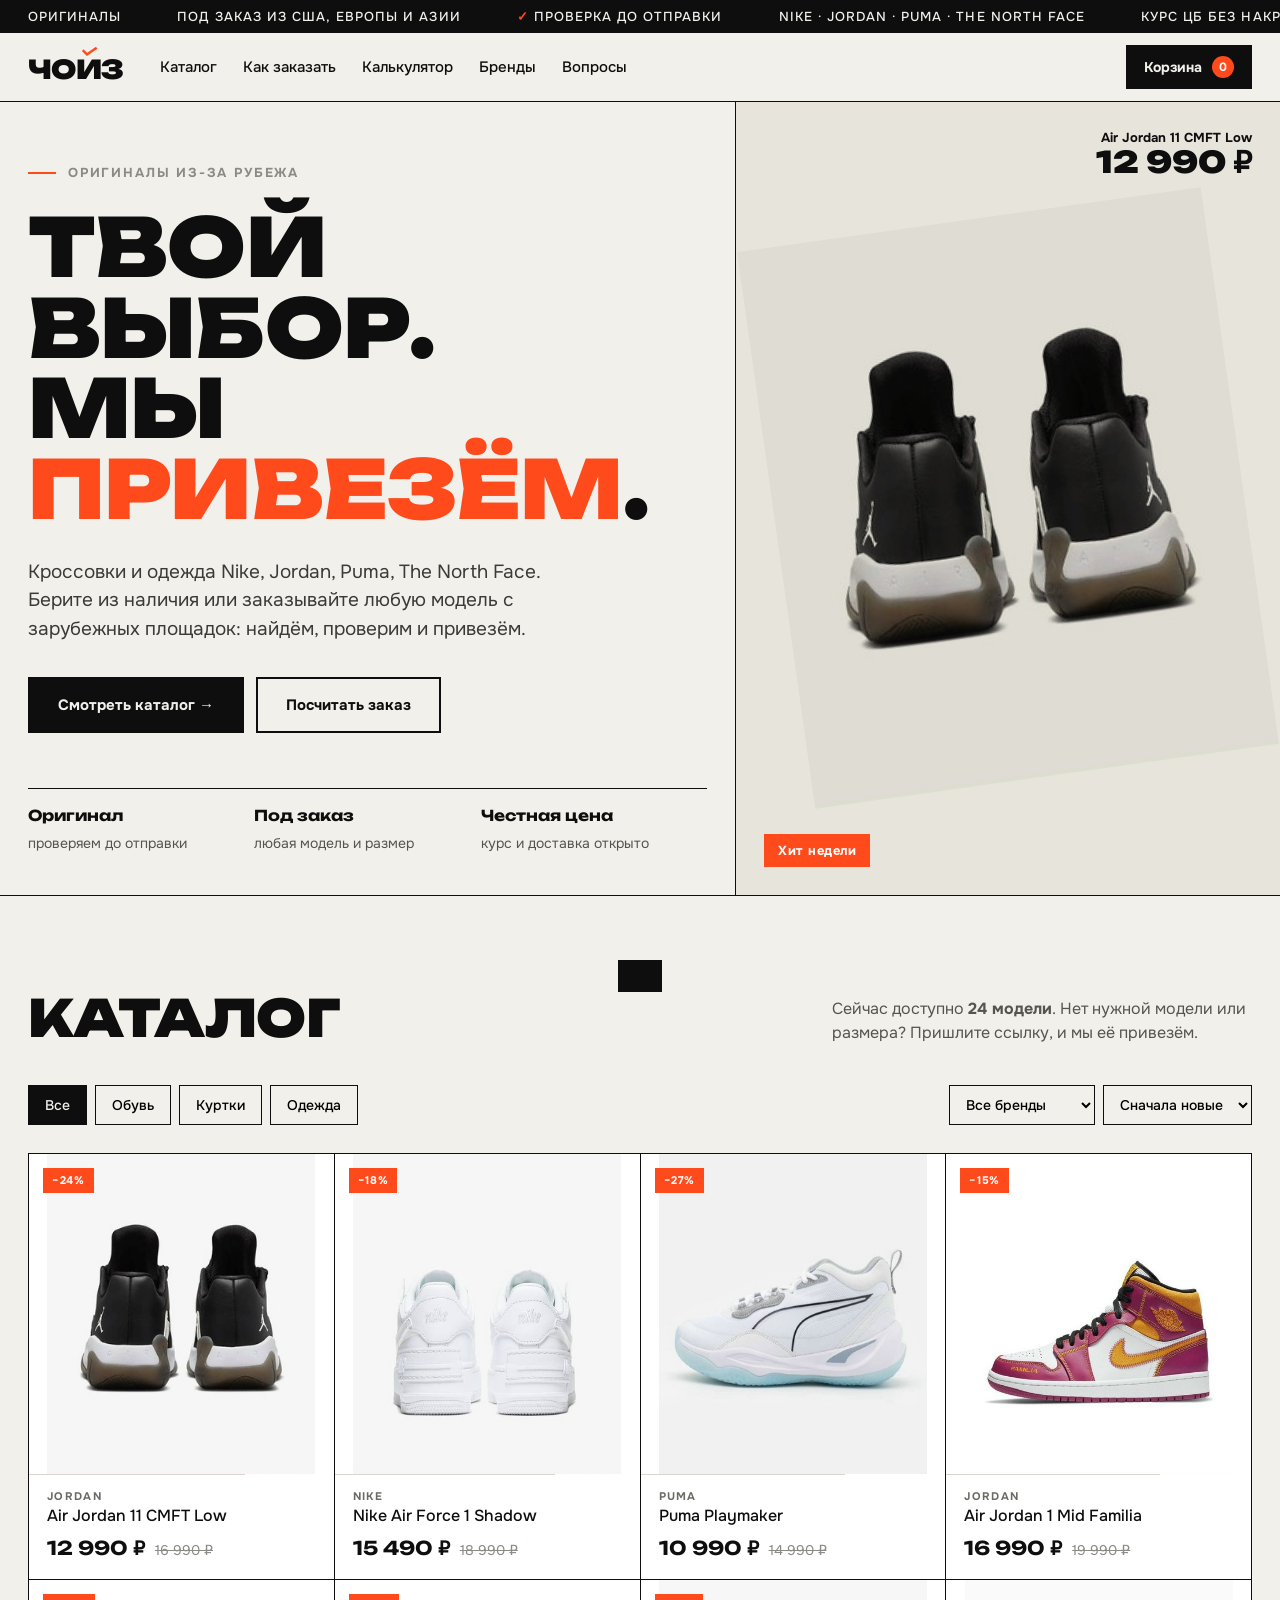
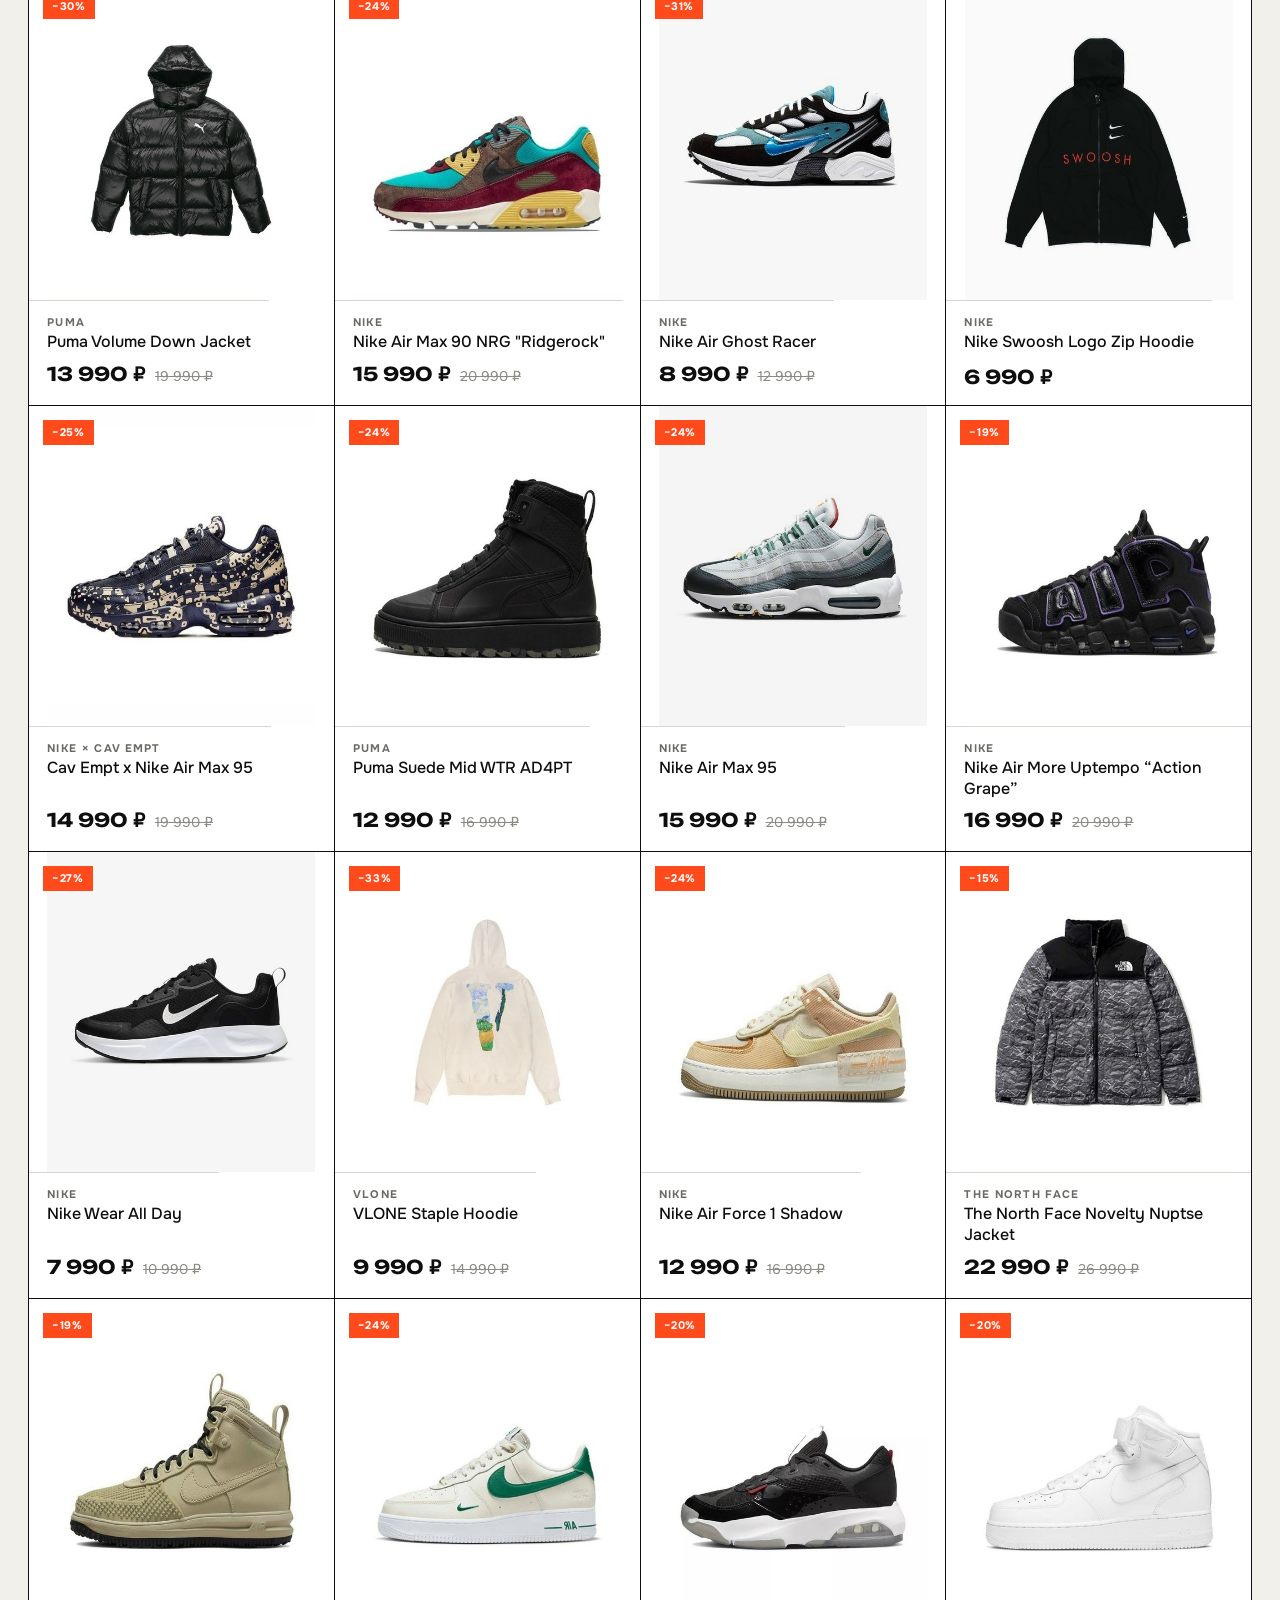
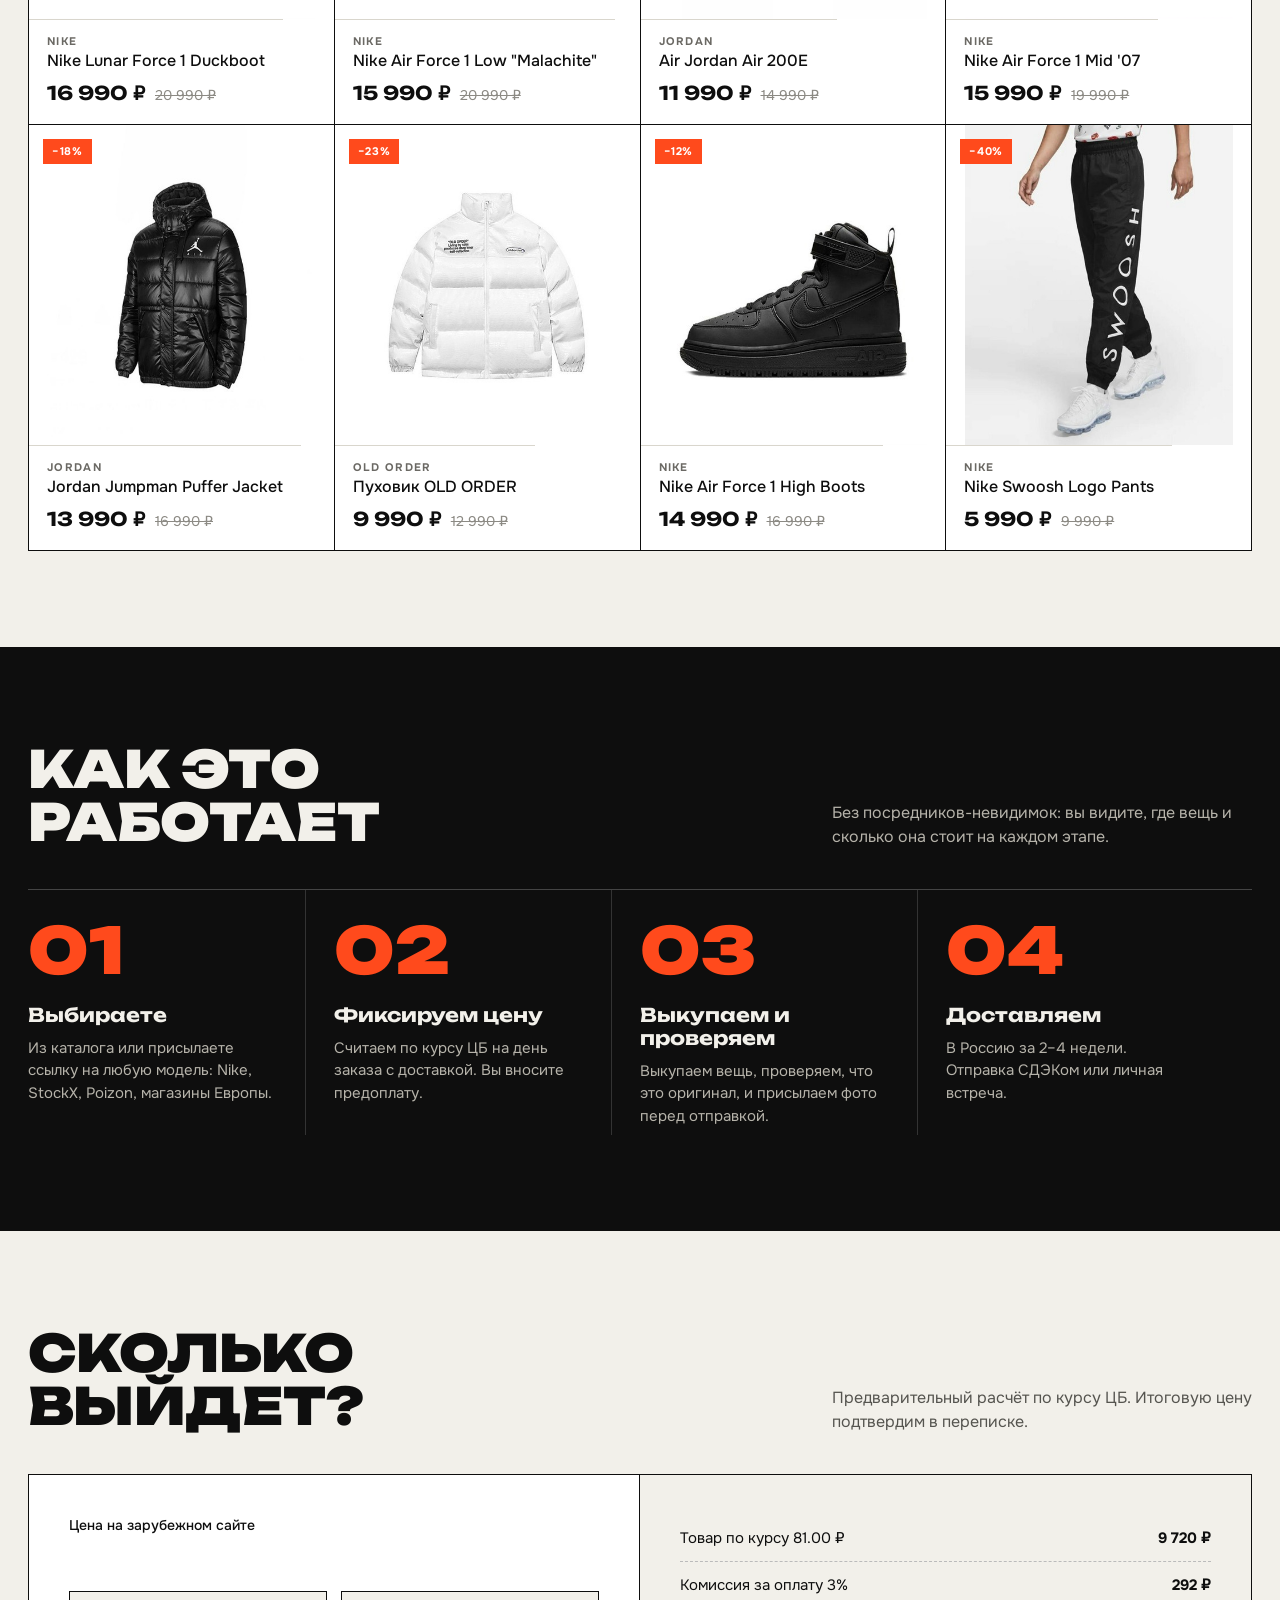
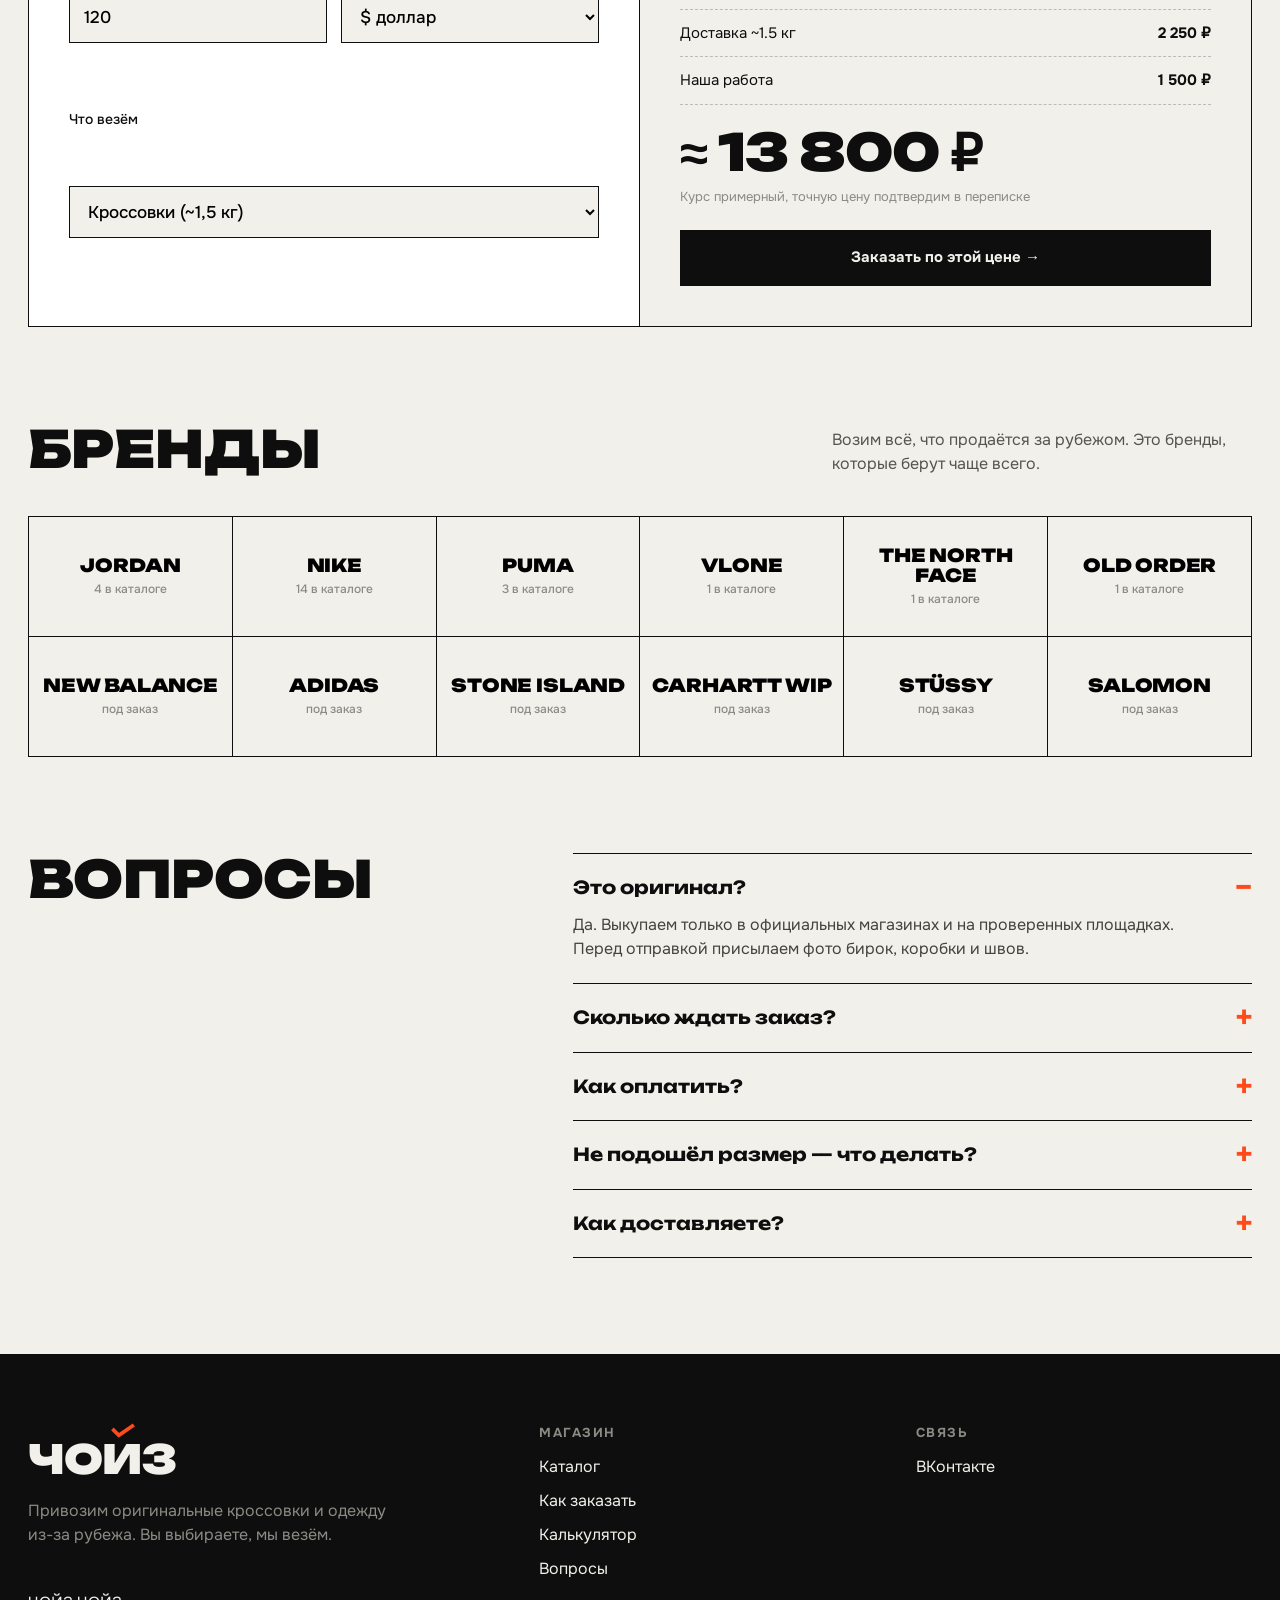
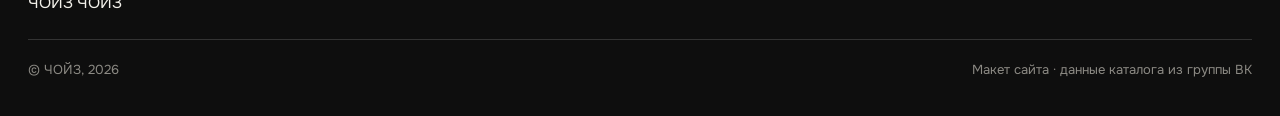
<file: index.html>
<!doctype html>
<html lang="ru">
<head>
<meta charset="utf-8">
<meta name="viewport" content="width=device-width,initial-scale=1">
<title>ЧОЙЗ — оригинальные кроссовки и одежда из-за рубежа</title>
<link rel="icon" href="favicon.svg" type="image/svg+xml">
<meta name="description" content="Nike, Jordan, Puma, The North Face и другие бренды. Под заказ из-за рубежа или из наличия.">
<link rel="stylesheet" href="brand.css">
<script src="logo.js"></script>
<script src="products.js"></script>
<style>
*{box-sizing:border-box;margin:0;padding:0}
html{scroll-behavior:smooth}
body{background:var(--paper);color:var(--ink);font-family:var(--body);font-size:16px;line-height:1.5;-webkit-font-smoothing:antialiased}
a{color:inherit}
img{display:block;max-width:100%}
.wrap{max-width:1320px;margin:0 auto;padding:0 28px}
button{font:inherit;cursor:pointer}
:focus-visible{outline:3px solid var(--sig);outline-offset:2px}

/* бегущая строка */
.ticker{background:var(--ink);color:var(--paper);font:500 13px/1 var(--body);letter-spacing:.08em;text-transform:uppercase;overflow:hidden;white-space:nowrap}
.ticker div{display:inline-block;padding:10px 0;animation:tick 40s linear infinite}
.ticker span{margin:0 28px}.ticker b{color:var(--sig);font-weight:700}
@keyframes tick{to{transform:translateX(-50%)}}

header{position:sticky;top:0;z-index:20;background:var(--paper);border-bottom:1px solid var(--ink)}
.nav{display:flex;align-items:center;gap:36px;height:68px}
.nav nav{display:flex;gap:26px;font-weight:500;font-size:15px}
.nav nav a{text-decoration:none}.nav nav a:hover{color:var(--sig)}
.nav .sp{flex:1}
.cartbtn{display:flex;align-items:center;gap:10px;background:var(--ink);color:var(--paper);border:0;height:44px;padding:0 18px;font-weight:700;font-size:14px}
.cartbtn i{font-style:normal;background:var(--sig);color:#fff;min-width:22px;height:22px;display:grid;place-items:center;font-size:12px;border-radius:11px;padding:0 6px}
.burger{display:none}

/* hero */
.hero{border-bottom:1px solid var(--ink);display:grid;grid-template-columns:1.15fr .85fr;min-height:calc(100vh - 106px);max-height:860px}
.hero-l{padding:64px 28px 40px max(28px,calc((100vw - 1320px)/2 + 28px));display:flex;flex-direction:column;justify-content:space-between;border-right:1px solid var(--ink)}
.kicker{font:700 13px/1 var(--body);letter-spacing:.14em;text-transform:uppercase;color:var(--grey);display:flex;gap:12px;align-items:center}
.kicker:before{content:"";width:28px;height:2px;background:var(--sig)}
h1{font:900 clamp(44px,6.3vw,104px)/1 var(--head);letter-spacing:-.01em;text-transform:uppercase;margin:28px 0}
h1 em{font-style:normal;color:var(--sig)}
.hero p.lead{font-size:19px;max-width:520px;color:#3a3a38}
.hero-cta{display:flex;gap:12px;margin-top:34px;flex-wrap:wrap}
.btn{display:inline-flex;align-items:center;justify-content:center;gap:10px;height:56px;padding:0 28px;font:700 15px/1 var(--body);text-decoration:none;border:2px solid var(--ink);background:var(--ink);color:var(--paper);transition:.15s}
.btn:hover{background:var(--sig);border-color:var(--sig);color:#fff}
.btn.ghost{background:transparent;color:var(--ink)}
.btn.ghost:hover{background:var(--ink);color:var(--paper);border-color:var(--ink)}
.hero-facts{display:grid;grid-template-columns:repeat(3,1fr);border-top:1px solid var(--ink);margin-top:48px}
.hero-facts div{padding:18px 18px 0 0}
.hero-facts b{display:block;font:700 15px/1.2 var(--head);margin-bottom:6px}
.hero-facts span{font-size:14px;color:#55544f}
.hero-r{position:relative;background:#E7E4DB;overflow:hidden;display:grid;place-items:center}
.hero-r img{width:86%;max-width:560px;mix-blend-mode:multiply;transform:rotate(-8deg)}
.tag{position:absolute;background:var(--sig);color:#fff;font:700 13px/1 var(--body);padding:10px 14px;letter-spacing:.04em}
.hero-r .tag{left:28px;bottom:28px}
.hero-r .tag2{position:absolute;right:28px;top:28px;font:700 13px/1.3 var(--body);text-align:right}
.hero-r .tag2 b{display:block;font:900 30px/1 var(--head)}

/* секции */
section{padding:96px 0}
.sec-h{display:flex;align-items:flex-end;justify-content:space-between;gap:24px;margin-bottom:40px}
h2{font:900 clamp(32px,4vw,58px)/1.04 var(--head);letter-spacing:-.01em;text-transform:uppercase}
.sec-h p{max-width:420px;color:#55544f}

/* каталог */
.filters{display:flex;flex-wrap:wrap;gap:8px;margin-bottom:28px;align-items:center}
.chip{height:40px;padding:0 16px;border:1.5px solid var(--ink);background:transparent;font-weight:500;font-size:14px}
.chip[aria-pressed=true]{background:var(--ink);color:var(--paper)}
.filters .sp{flex:1}
.filters select{height:40px;border:1.5px solid var(--ink);background:transparent;padding:0 12px;font:500 14px var(--body)}
.grid{display:grid;grid-template-columns:repeat(4,1fr);border-top:1px solid var(--ink);border-left:1px solid var(--ink)}
.card{border-right:1px solid var(--ink);border-bottom:1px solid var(--ink);background:var(--card);display:flex;flex-direction:column;cursor:pointer;position:relative;text-align:left;border-top:0;border-left:0;padding:0;color:inherit}
.card .ph{aspect-ratio:1/1.05;background:#fff;display:grid;place-items:center;overflow:hidden;position:relative}
.card .ph img{width:88%;transition:transform .35s}
.card:hover .ph img{transform:scale(1.06) rotate(-2deg)}
.card .meta{padding:16px 18px 18px;border-top:1px solid var(--line);display:flex;flex-direction:column;gap:4px;flex:1}
.card .br{font:700 11px/1 var(--body);letter-spacing:.12em;text-transform:uppercase;color:#6b6964}
.card .nm{font-weight:500;font-size:16px;line-height:1.3;flex:1}
.price{display:flex;gap:4px 10px;align-items:baseline;margin-top:8px;flex-wrap:wrap}
.price b,.price s{white-space:nowrap}
.price b{font:700 19px/1 var(--head)}
.price s{color:var(--grey);font-size:14px}
.badge{position:absolute;top:14px;left:14px;z-index:2;font:700 11px/1 var(--body);letter-spacing:.06em;text-transform:uppercase;padding:7px 9px;background:var(--ink);color:var(--paper)}
.badge.sale{background:var(--sig);color:#fff}
.badge.r{left:auto;right:14px;background:#fff;color:var(--ink);border:1px solid var(--ink)}
.empty{padding:60px;text-align:center;color:var(--grey);grid-column:1/-1;border-right:1px solid var(--ink);border-bottom:1px solid var(--ink)}

/* как работает */
.how{background:var(--ink);color:var(--paper)}
.how h2{color:var(--paper)}
.how .sec-h p{color:#b6b3aa}
.steps{display:grid;grid-template-columns:repeat(4,1fr);border-top:1px solid #444}
.step{padding:28px 28px 8px 0;border-right:1px solid #333;margin-right:28px}
.step:last-child{border-right:0}
.step .n{font:900 64px/1 var(--head);color:var(--sig)}
.step h3{font:700 19px/1.2 var(--head);margin:22px 0 10px}
.step p{color:#b6b3aa;font-size:15px}

/* калькулятор */
.calc{display:grid;grid-template-columns:1fr 1fr;border:1px solid var(--ink);background:var(--card)}
.calc .in{padding:40px;border-right:1px solid var(--ink);display:grid;gap:18px}
.calc label{display:grid;gap:8px;font-weight:500;font-size:14px}
.calc input,.calc select{height:52px;border:1.5px solid var(--ink);padding:0 14px;font:500 17px var(--body);background:var(--paper);width:100%}
.calc .row2{display:grid;grid-template-columns:1fr 1fr;gap:14px}
.calc .out{padding:40px;display:flex;flex-direction:column;justify-content:space-between;background:var(--paper)}
.calc .lines div{display:flex;justify-content:space-between;padding:12px 0;border-bottom:1px dashed #bbb;font-size:15px}
.calc .total{font:900 clamp(38px,4vw,56px)/1 var(--head);margin:22px 0 6px;letter-spacing:-.02em}
.calc small{color:var(--grey);font-size:13px}

/* бренды */
.brands{display:grid;grid-template-columns:repeat(6,1fr);border-top:1px solid var(--ink);border-left:1px solid var(--ink)}
.brands button{border:0;border-right:1px solid var(--ink);border-bottom:1px solid var(--ink);background:transparent;height:120px;font:900 18px/1.1 var(--head);text-transform:uppercase;letter-spacing:-.01em;padding:12px}
.brands button:hover{background:var(--sig);color:#fff}
.brands button span{display:block;font:500 12px var(--body);letter-spacing:0;text-transform:none;color:var(--grey);margin-top:6px}
.brands button:hover span{color:#fff}

/* faq */
.faq{display:grid;grid-template-columns:1fr 1.4fr;gap:60px}
details{border-top:1px solid var(--ink);padding:22px 0}
details:last-child{border-bottom:1px solid var(--ink)}
summary{font:700 18px/1.3 var(--head);cursor:pointer;list-style:none;display:flex;justify-content:space-between;gap:20px}
summary::-webkit-details-marker{display:none}
summary:after{content:"+";color:var(--sig);font-size:26px;line-height:.8}
details[open] summary:after{content:"–"}
details p{margin-top:14px;color:#44433f;max-width:640px}

footer{background:var(--ink);color:var(--paper);padding:72px 0 36px}
.foot{display:grid;grid-template-columns:1.4fr 1fr 1fr;gap:40px}
.foot h4{font:700 13px/1 var(--body);letter-spacing:.12em;text-transform:uppercase;color:#8c8a84;margin-bottom:16px}
.foot a{display:block;text-decoration:none;margin-bottom:10px}.foot a:hover{color:var(--sig)}
.foot .big{font:900 clamp(60px,11vw,180px)/.8 var(--head);letter-spacing:-.05em;margin-top:72px;color:#1f1f1f;user-select:none;white-space:nowrap;overflow:hidden}
.copy{display:flex;justify-content:space-between;border-top:1px solid #333;margin-top:24px;padding-top:20px;font-size:13px;color:#8c8a84}

/* модалка товара */
.ov{position:fixed;inset:0;background:rgba(14,14,14,.6);z-index:50;display:none;align-items:center;justify-content:center;padding:20px}
.ov.on{display:flex}
.modal{background:var(--paper);width:min(1000px,100%);max-height:calc(100vh - 40px);overflow:auto;display:grid;grid-template-columns:1fr 1fr;border:1px solid var(--ink);position:relative}
.modal .ph{background:#fff;display:grid;place-items:center;border-right:1px solid var(--ink);min-height:420px}
.modal .ph img{width:86%}
.modal .bd{padding:36px;display:flex;flex-direction:column;gap:16px}
.modal h3{font:900 30px/1.05 var(--head);letter-spacing:-.02em;text-transform:uppercase}
.x{position:absolute;top:12px;right:12px;width:44px;height:44px;border:1.5px solid var(--ink);background:var(--paper);font-size:22px;z-index:2}
.sizes{display:grid;grid-template-columns:repeat(6,1fr);gap:6px}
.sizes button{height:44px;border:1.5px solid var(--line);background:#fff;font-weight:500}
.sizes button[aria-pressed=true]{border-color:var(--ink);background:var(--ink);color:var(--paper)}
.note{font-size:14px;color:#55544f;border-left:0;background:#E7E4DB;padding:14px}

/* корзина */
.drawer{position:fixed;top:0;right:0;bottom:0;width:min(440px,100%);background:var(--paper);border-left:1px solid var(--ink);z-index:60;transform:translateX(100%);transition:transform .25s;display:flex;flex-direction:column}
.drawer.on{transform:none}
.drawer .hd{display:flex;justify-content:space-between;align-items:center;padding:20px 24px;border-bottom:1px solid var(--ink)}
.drawer .hd b{font:900 22px var(--head);text-transform:uppercase}
.drawer .ls{flex:1;overflow:auto;padding:8px 24px}
.ci{display:grid;grid-template-columns:72px 1fr auto;gap:14px;padding:14px 0;border-bottom:1px solid var(--line);align-items:center}
.ci img{background:#fff;width:72px;height:72px;object-fit:contain}
.ci small{color:var(--grey)}
.ci button{border:0;background:none;color:var(--grey);font-size:20px;width:44px;height:44px}
.drawer form{padding:20px 24px;border-top:1px solid var(--ink);display:grid;gap:10px}
.drawer input{height:48px;border:1.5px solid var(--ink);padding:0 14px;font:500 16px var(--body);background:#fff}
.drawer .sum{display:flex;justify-content:space-between;font:700 18px var(--head)}
.toast{position:fixed;left:50%;bottom:28px;transform:translate(-50%,120px);background:var(--ink);color:var(--paper);padding:16px 22px;z-index:80;transition:.25s;font-weight:500;max-width:90vw}
.toast.on{transform:translate(-50%,0)}

@media (max-width:1080px){
  .grid{grid-template-columns:repeat(3,1fr)}
  .brands{grid-template-columns:repeat(3,1fr)}
  .steps{grid-template-columns:1fr 1fr}.step{border-right:0;border-bottom:1px solid #333;padding-bottom:24px}
}
@media (max-width:820px){
  .wrap{padding:0 18px}
  .nav nav{display:none}.nav{gap:14px}
  .hero{grid-template-columns:1fr;min-height:0;max-height:none}
  .hero-l{padding:40px 18px 28px;border-right:0}
  .hero-r{min-height:340px;border-top:1px solid var(--ink)}
  .hero-facts{grid-template-columns:1fr}.hero-facts div{padding:12px 0;border-bottom:1px solid var(--line)}
  section{padding:64px 0}
  .sec-h{flex-direction:column;align-items:flex-start}
  .grid{grid-template-columns:1fr 1fr}
  .card .meta{padding:12px}.card .nm{font-size:14px}.price b{font-size:16px}.card .price{flex-direction:column;align-items:flex-start;gap:3px}
  .calc,.modal,.faq,.foot{grid-template-columns:1fr}
  .calc .in{border-right:0;border-bottom:1px solid var(--ink);padding:24px}.calc .out{padding:24px}
  .modal .ph{border-right:0;border-bottom:1px solid var(--ink);min-height:280px}.modal .bd{padding:22px}
  .steps{grid-template-columns:1fr}.step{margin-right:0}
  .filters .sp{display:none}
  .cartbtn .t{display:none}
}
@media (prefers-reduced-motion:reduce){.ticker div{animation:none}*{transition:none!important}}
</style>
</head>
<body>
<div class="ticker" aria-hidden="true"><div id="tick"></div></div>

<header>
  <div class="wrap nav">
    <a href="#top" id="logo" aria-label="ЧОЙЗ — на главную" style="text-decoration:none"></a>
    <nav>
      <a href="#catalog">Каталог</a>
      <a href="#how">Как заказать</a>
      <a href="#calc">Калькулятор</a>
      <a href="#brands">Бренды</a>
      <a href="#faq">Вопросы</a>
    </nav>
    <div class="sp"></div>
    <button class="cartbtn" id="cartOpen" aria-label="Корзина"><span class="t">Корзина</span><i id="cartN">0</i></button>
  </div>
</header>

<main id="top">
  <div class="hero">
    <div class="hero-l">
      <div>
        <div class="kicker">Оригиналы из-за рубежа</div>
        <h1>Твой выбор.<br>Мы <em>привезём</em>.</h1>
        <p class="lead">Кроссовки и одежда Nike, Jordan, Puma, The North Face. Берите из наличия или заказывайте любую модель с зарубежных площадок: найдём, проверим и привезём.</p>
        <div class="hero-cta">
          <a class="btn" href="#catalog">Смотреть каталог →</a>
          <a class="btn ghost" href="#calc">Посчитать заказ</a>
        </div>
      </div>
      <div class="hero-facts">
        <div><b>Оригинал</b><span>проверяем до отправки</span></div>
        <div><b>Под заказ</b><span>любая модель и размер</span></div>
        <div><b>Честная цена</b><span>курс и доставка открыто</span></div>
      </div>
    </div>
    <div class="hero-r">
      <div class="tag2"><span id="heroName"></span><b id="heroPrice"></b></div>
      <img id="heroImg" alt="">
      <div class="tag">Хит недели</div>
    </div>
  </div>

  <section id="catalog">
    <div class="wrap">
      <div class="sec-h">
        <h2>Каталог</h2>
        <p>Сейчас доступно <b id="cnt"></b>. Нет нужной модели или размера? Пришлите ссылку, и мы её привезём.</p>
      </div>
      <div class="filters" id="filters"></div>
      <div class="grid" id="grid"></div>
    </div>
  </section>

  <section id="how" class="how">
    <div class="wrap">
      <div class="sec-h">
        <h2>Как это<br>работает</h2>
        <p>Без посредников-невидимок: вы видите, где вещь и сколько она стоит на каждом этапе.</p>
      </div>
      <div class="steps">
        <div class="step"><div class="n">01</div><h3>Выбираете</h3><p>Из каталога или присылаете ссылку на любую модель: Nike, StockX, Poizon, магазины Европы.</p></div>
        <div class="step"><div class="n">02</div><h3>Фиксируем цену</h3><p>Считаем по курсу ЦБ на день заказа с доставкой. Вы вносите предоплату.</p></div>
        <div class="step"><div class="n">03</div><h3>Выкупаем и проверяем</h3><p>Выкупаем вещь, проверяем, что это оригинал, и присылаем фото перед отправкой.</p></div>
        <div class="step"><div class="n">04</div><h3>Доставляем</h3><p>В Россию за 2–4 недели. Отправка СДЭКом или личная встреча.</p></div>
      </div>
    </div>
  </section>

  <section id="calc">
    <div class="wrap">
      <div class="sec-h">
        <h2>Сколько<br>выйдет?</h2>
        <p>Предварительный расчёт по курсу ЦБ. Итоговую цену подтвердим в переписке.</p>
      </div>
      <div class="calc">
        <div class="in">
          <label>Цена на зарубежном сайте
            <div class="row2"><input id="cPrice" type="number" min="0" value="120" inputmode="decimal">
              <select id="cCur"><option value="USD">$ доллар</option><option value="EUR">€ евро</option><option value="CNY">¥ юань</option><option value="GBP">£ фунт</option></select></div>
          </label>
          <label>Что везём
            <select id="cKg"><option value="1.5">Кроссовки (~1,5 кг)</option><option value="0.8">Худи / штаны (~0,8 кг)</option><option value="2">Куртка / пуховик (~2 кг)</option><option value="0.3">Аксессуар (~0,3 кг)</option></select>
          </label>
        </div>
        <div class="out">
          <div class="lines" id="cLines"></div>
          <div><div class="total" id="cTotal">—</div><small id="cNote"></small></div>
          <a class="btn" style="margin-top:22px" id="cAsk" href="#">Заказать по этой цене →</a>
        </div>
      </div>
    </div>
  </section>

  <section id="brands" style="padding-top:0">
    <div class="wrap">
      <div class="sec-h"><h2>Бренды</h2><p>Возим всё, что продаётся за рубежом. Это бренды, которые берут чаще всего.</p></div>
      <div class="brands" id="brandGrid"></div>
    </div>
  </section>

  <section id="faq" style="padding-top:0">
    <div class="wrap faq">
      <h2>Вопросы</h2>
      <div>
        <details open><summary>Это оригинал?</summary><p>Да. Выкупаем только в официальных магазинах и на проверенных площадках. Перед отправкой присылаем фото бирок, коробки и швов.</p></details>
        <details><summary>Сколько ждать заказ?</summary><p>Вещь из наличия отдаём сразу. Под заказ обычно 2–4 недели, срок зависит от страны и площадки.</p></details>
        <details><summary>Как оплатить?</summary><p>Для заказа нужна предоплата, остальное вы платите при получении. Вещи из наличия оплачиваются при получении.</p></details>
        <details><summary>Не подошёл размер — что делать?</summary><p>Перед заказом поможем с размером по стельке и размерной сетке бренда. Вещи из наличия можно примерить при встрече.</p></details>
        <details><summary>Как доставляете?</summary><p>По всей России через СДЭК, Почту или Boxberry. В городе можно встретиться лично.</p></details>
      </div>
    </div>
  </section>
</main>

<footer>
  <div class="wrap">
    <div class="foot">
      <div><div id="logoF"></div><p style="color:#8c8a84;margin-top:18px;max-width:360px">Привозим оригинальные кроссовки и одежду из-за рубежа. Вы выбираете, мы везём.</p></div>
      <div><h4>Магазин</h4><a href="#catalog">Каталог</a><a href="#how">Как заказать</a><a href="#calc">Калькулятор</a><a href="#faq">Вопросы</a></div>
      <div><h4>Связь</h4><div id="contacts"></div></div>
    </div>
    <div class="big" aria-hidden="true">ЧОЙЗ ЧОЙЗ</div>
    <div class="copy"><span>© ЧОЙЗ, 2026</span><span>Макет сайта · данные каталога из группы ВК</span></div>
  </div>
</footer>

<div class="ov" id="ov" role="dialog" aria-modal="true" aria-label="Товар"><div class="modal" id="modal"></div></div>
<aside class="drawer" id="drawer" aria-label="Корзина">
  <div class="hd"><b>Корзина</b><button class="x" style="position:static" id="cartClose" aria-label="Закрыть">×</button></div>
  <div class="ls" id="cartList"></div>
  <form id="orderForm">
    <div class="sum"><span>Итого</span><span id="cartSum">0 ₽</span></div>
    <input required name="name" placeholder="Имя" autocomplete="name">
    <input required name="contact" placeholder="Телефон или ник в ВК / Telegram">
    <button class="btn" type="submit">Оформить заказ</button>
    <small style="color:var(--grey)">Свяжемся с вами, подтвердим размер и наличие.</small>
  </form>
</aside>
<div class="toast" id="toast"></div>

<script>
const P = (window.CHOIZ_PRODUCTS || []);
const C = Object.assign({vk:'https://vk.com/choooice'}, window.CHOIZ_CONTACT || {});
const $ = s => document.querySelector(s);
const rub = n => Math.round(n).toLocaleString('ru-RU') + ' ₽';
const esc = s => String(s ?? '').replace(/[&<>"]/g, c => ({'&':'&amp;','<':'&lt;','>':'&gt;','"':'&quot;'}[c]));
$('#logo').innerHTML = choizLogo({size:26});
$('#logoF').innerHTML = choizLogo({size:40, ink:'#F2F0EA'});

const t = ['Оригиналы', 'Под заказ из США, Европы и Азии', '<b>✓</b> Проверка до отправки', 'Nike · Jordan · Puma · The North Face', 'Курс ЦБ без накруток'];
$('#tick').innerHTML = [...t, ...t, ...t, ...t].map(x => `<span>${x}</span>`).join('');

// hero
const hero = P.find(p => /Jordan 1/i.test(p.name)) || P[0];
if (hero) { $('#heroImg').src = hero.img; $('#heroImg').alt = hero.name; $('#heroName').textContent = hero.name; $('#heroPrice').textContent = rub(hero.price); }

// фильтры
const cats = ['Все', ...new Set(P.map(p => p.cat))];
const brands = [...new Set(P.map(p => p.brand.split(' × ')[0]))];
let fCat = 'Все', fBrand = '', sort = 'new';
function renderFilters() {
  $('#filters').innerHTML = cats.map(c => `<button class="chip" aria-pressed="${c===fCat}" data-c="${esc(c)}">${esc(c)}</button>`).join('') +
   `<div class="sp"></div><select id="fb" aria-label="Бренд"><option value="">Все бренды</option>${brands.map(b=>`<option ${b===fBrand?'selected':''}>${esc(b)}</option>`).join('')}</select>
    <select id="srt" aria-label="Сортировка"><option value="new">Сначала новые</option><option value="asc" ${sort==='asc'?'selected':''}>Дешевле</option><option value="desc" ${sort==='desc'?'selected':''}>Дороже</option><option value="sale" ${sort==='sale'?'selected':''}>Со скидкой</option></select>`;
  $('#filters').querySelectorAll('.chip').forEach(b => b.onclick = () => { fCat = b.dataset.c; renderFilters(); renderGrid(); });
  $('#fb').onchange = e => { fBrand = e.target.value; renderGrid(); };
  $('#srt').onchange = e => { sort = e.target.value; renderGrid(); };
}
const plural = (n, a, b, c) => n % 10 === 1 && n % 100 !== 11 ? a : n % 10 >= 2 && n % 10 <= 4 && (n % 100 < 10 || n % 100 >= 20) ? b : c;
function renderGrid() {
  let L = P.filter(p => (fCat === 'Все' || p.cat === fCat) && (!fBrand || p.brand.startsWith(fBrand)));
  if (sort === 'asc') L.sort((a, b) => a.price - b.price);
  if (sort === 'desc') L.sort((a, b) => b.price - a.price);
  if (sort === 'sale') L = L.filter(p => p.old).sort((a, b) => (b.old - b.price) / b.old - (a.old - a.price) / a.old);
  $('#cnt').textContent = P.length + ' ' + plural(P.length, 'модель', 'модели', 'моделей');
  $('#grid').innerHTML = L.length ? L.map(p => {
    const off = p.old ? Math.round((1 - p.price / p.old) * 100) : 0;
    return `<button class="card" data-id="${p.id}" aria-label="${esc(p.name)}">
      ${off ? `<span class="badge sale">−${off}%</span>` : ''}
      ${p.status ? `<span class="badge r">${esc(p.status)}</span>` : ''}
      <div class="ph"><img src="${esc(p.img)}" alt="${esc(p.name)}"></div>
      <div class="meta"><span class="br">${esc(p.brand)}</span><span class="nm">${esc(p.name)}</span>
      <div class="price"><b>${rub(p.price)}</b>${p.old ? `<s>${rub(p.old)}</s>` : ''}</div></div></button>`;
  }).join('') : `<div class="empty">Ничего не нашлось. Сбросьте фильтры или <a href="${esc(C.vk)}" target="_blank" rel="noopener">напишите нам</a>, и мы привезём.</div>`;
  $('#grid').querySelectorAll('.card').forEach(c => c.onclick = () => openP(+c.dataset.id));
}

// бренды
const bcount = {}; P.forEach(p => { const b = p.brand.split(' × ')[0]; bcount[b] = (bcount[b] || 0) + 1; });
const extra = ['New Balance', 'Adidas', 'Stone Island', 'Carhartt WIP', 'Stüssy', 'Salomon'];
$('#brandGrid').innerHTML = [...Object.keys(bcount), ...extra].slice(0, 12).map(b => `<button data-b="${esc(b)}">${esc(b)}<span>${bcount[b] ? bcount[b] + ' в каталоге' : 'под заказ'}</span></button>`).join('');
$('#brandGrid').querySelectorAll('button').forEach(b => b.onclick = () => {
  if (bcount[b.dataset.b]) { fBrand = b.dataset.b; fCat = 'Все'; renderFilters(); renderGrid(); location.hash = 'catalog'; }
  else { openAsk(b.dataset.b); }
});

// модалка
let size = null;
function openP(id) {
  const p = P.find(x => x.id === id); if (!p) return; size = null;
  const isShoe = p.cat === 'Обувь';
  const sz = isShoe ? ['39', '40', '41', '42', '43', '44', '45', '46'] : ['XS', 'S', 'M', 'L', 'XL', 'XXL'];
  $('#modal').innerHTML = `<button class="x" id="mx" aria-label="Закрыть">×</button>
   <div class="ph"><img src="${esc(p.img)}" alt="${esc(p.name)}"></div>
   <div class="bd"><span class="kicker">${esc(p.brand)} · ${esc(p.cat)}</span><h3>${esc(p.name)}</h3>
   <div class="price"><b style="font-size:28px">${rub(p.price)}</b>${p.old ? `<s>${rub(p.old)}</s>` : ''}</div>
   <div><div style="font-weight:500;margin-bottom:8px">Размер ${isShoe ? '(EU)' : ''}</div><div class="sizes">${sz.map(s => `<button aria-pressed="false">${s}</button>`).join('')}</div></div>
   <div class="note">${p.note ? esc(p.note) : 'Наличие размера уточним после заказа. Если размера нет, привезём под заказ за 2–4 недели.'}</div>
   <button class="btn" id="add">В корзину</button>
   ${p.vk ? `<a class="btn ghost" href="${esc(p.vk)}" target="_blank" rel="noopener">Открыть в ВК</a>` : ''}</div>`;
  $('#modal').querySelectorAll('.sizes button').forEach(b => b.onclick = () => { $('#modal').querySelectorAll('.sizes button').forEach(x => x.setAttribute('aria-pressed', 'false')); b.setAttribute('aria-pressed', 'true'); size = b.textContent; });
  $('#add').onclick = () => { if (!size) { toast('Выберите размер'); return; } cart.push({ id: p.id, size }); saveCart(); closeP(); toast('Добавлено в корзину'); };
  $('#mx').onclick = closeP;
  $('#ov').classList.add('on'); $('#mx').focus();
}
function openAsk(brand) { toast(`Пришлите ссылку на ${brand} в ВК, и мы посчитаем цену`); setTimeout(() => window.open(C.vk, '_blank'), 900); }
function closeP() { $('#ov').classList.remove('on'); }
$('#ov').onclick = e => { if (e.target.id === 'ov') closeP(); };
addEventListener('keydown', e => { if (e.key === 'Escape') { closeP(); $('#drawer').classList.remove('on'); } });

// корзина
let cart = JSON.parse(localStorage.getItem('choiz_cart') || '[]').filter(i => P.find(p => p.id === i.id));
function saveCart() { localStorage.setItem('choiz_cart', JSON.stringify(cart)); renderCart(); }
function renderCart() {
  $('#cartN').textContent = cart.length;
  $('#cartList').innerHTML = cart.length ? cart.map((i, k) => { const p = P.find(x => x.id === i.id);
    return `<div class="ci"><img src="${esc(p.img)}" alt=""><div><div style="font-weight:500">${esc(p.name)}</div><small>Размер ${esc(i.size)} · ${rub(p.price)}</small></div><button data-k="${k}" aria-label="Убрать">×</button></div>`; }).join('')
    : '<p style="padding:30px 0;color:var(--grey)">Корзина пуста.</p>';
  $('#cartList').querySelectorAll('button').forEach(b => b.onclick = () => { cart.splice(+b.dataset.k, 1); saveCart(); });
  $('#cartSum').textContent = rub(cart.reduce((s, i) => s + P.find(p => p.id === i.id).price, 0));
}
$('#cartOpen').onclick = () => $('#drawer').classList.add('on');
$('#cartClose').onclick = () => $('#drawer').classList.remove('on');
$('#orderForm').onsubmit = e => {
  e.preventDefault(); if (!cart.length) { toast('Добавьте что-нибудь в корзину'); return; }
  const f = new FormData(e.target);
  const text = `Заказ с сайта ЧОЙЗ\n${cart.map(i => { const p = P.find(x => x.id === i.id); return `• ${p.name}, р. ${i.size}, ${rub(p.price)}`; }).join('\n')}\nИмя: ${f.get('name')}\nКонтакт: ${f.get('contact')}`;
  navigator.clipboard?.writeText(text).catch(() => {});
  toast('Заказ скопирован. Вставьте его в сообщения группы, мы ответим');
  cart = []; saveCart(); e.target.reset();
  setTimeout(() => { $('#drawer').classList.remove('on'); window.open(C.vk, '_blank'); }, 1400);
};

// калькулятор (курс подтягивается из ЦБ при наличии сети; иначе — запасной)
let R = { USD: 81, EUR: 94, CNY: 11.3, GBP: 107 }, rateDate = '';
const KG = 1500, FEE = 0.03, MARK = 0.12;
function calc() {
  const price = +$('#cPrice').value || 0, cur = $('#cCur').value, kg = +$('#cKg').value;
  const base = price * R[cur], fee = base * FEE, ship = kg * KG, serv = Math.max(1500, base * MARK);
  const sum = base + fee + ship + serv;
  $('#cLines').innerHTML = [['Товар по курсу ' + R[cur].toFixed(2) + ' ₽', base], ['Комиссия за оплату 3%', fee], [`Доставка ~${kg} кг`, ship], ['Наша работа', serv]].map(([a, b]) => `<div><span>${a}</span><b>${rub(b)}</b></div>`).join('');
  $('#cTotal').textContent = '≈ ' + rub(Math.ceil(sum / 100) * 100);
  $('#cNote').textContent = rateDate ? 'Курс ЦБ на ' + rateDate : 'Курс примерный, точную цену подтвердим в переписке';
}
['cPrice', 'cCur', 'cKg'].forEach(i => $('#' + i).addEventListener('input', calc));
$('#cAsk').onclick = e => { e.preventDefault(); navigator.clipboard?.writeText(`Хочу заказать: цена ${$('#cPrice').value} ${$('#cCur').value}, расчёт ${$('#cTotal').textContent}. Ссылка: `).catch(() => {}); toast('Текст скопирован, вставьте его и ссылку в сообщения группы'); setTimeout(() => window.open(C.vk, '_blank'), 1200); };
fetch('https://www.cbr-xml-daily.ru/daily_json.js').then(r => r.json()).then(j => { for (const k in R) R[k] = j.Valute[k].Value / j.Valute[k].Nominal; rateDate = new Date(j.Date).toLocaleDateString('ru-RU'); calc(); }).catch(() => {});

// контакты
$('#contacts').innerHTML = [C.vk && `<a href="${esc(C.vk)}" target="_blank" rel="noopener">ВКонтакте</a>`, C.threads && `<a href="${esc(C.threads)}" target="_blank" rel="noopener">Threads</a>`, C.tg && `<a href="${esc(C.tg)}" target="_blank" rel="noopener">Telegram</a>`, C.phone && `<a href="tel:${esc(C.phone.replace(/[^\d+]/g, ''))}">${esc(C.phone)}</a>`].filter(Boolean).join('');

let tt; function toast(m) { $('#toast').textContent = m; $('#toast').classList.add('on'); clearTimeout(tt); tt = setTimeout(() => $('#toast').classList.remove('on'), 2600); }
renderFilters(); renderGrid(); renderCart(); calc();
</script>
</body>
</html>
</file>
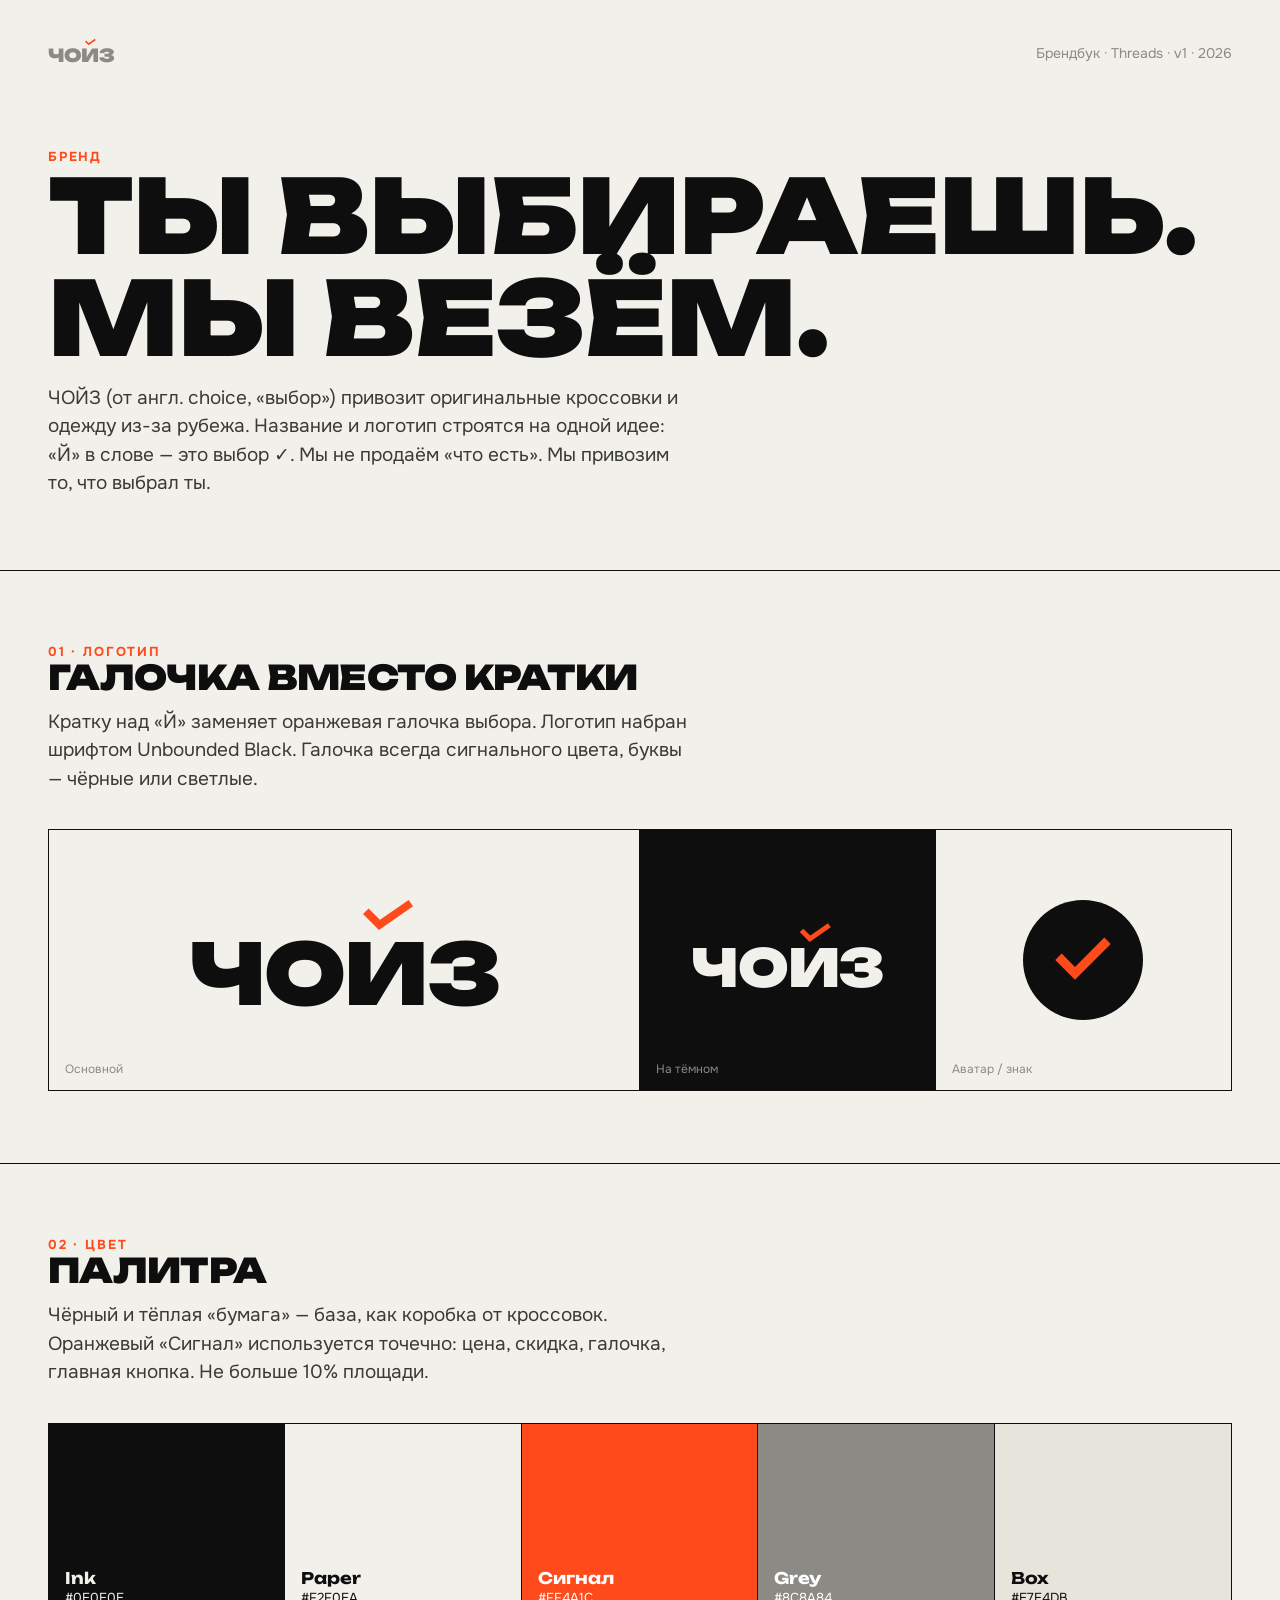
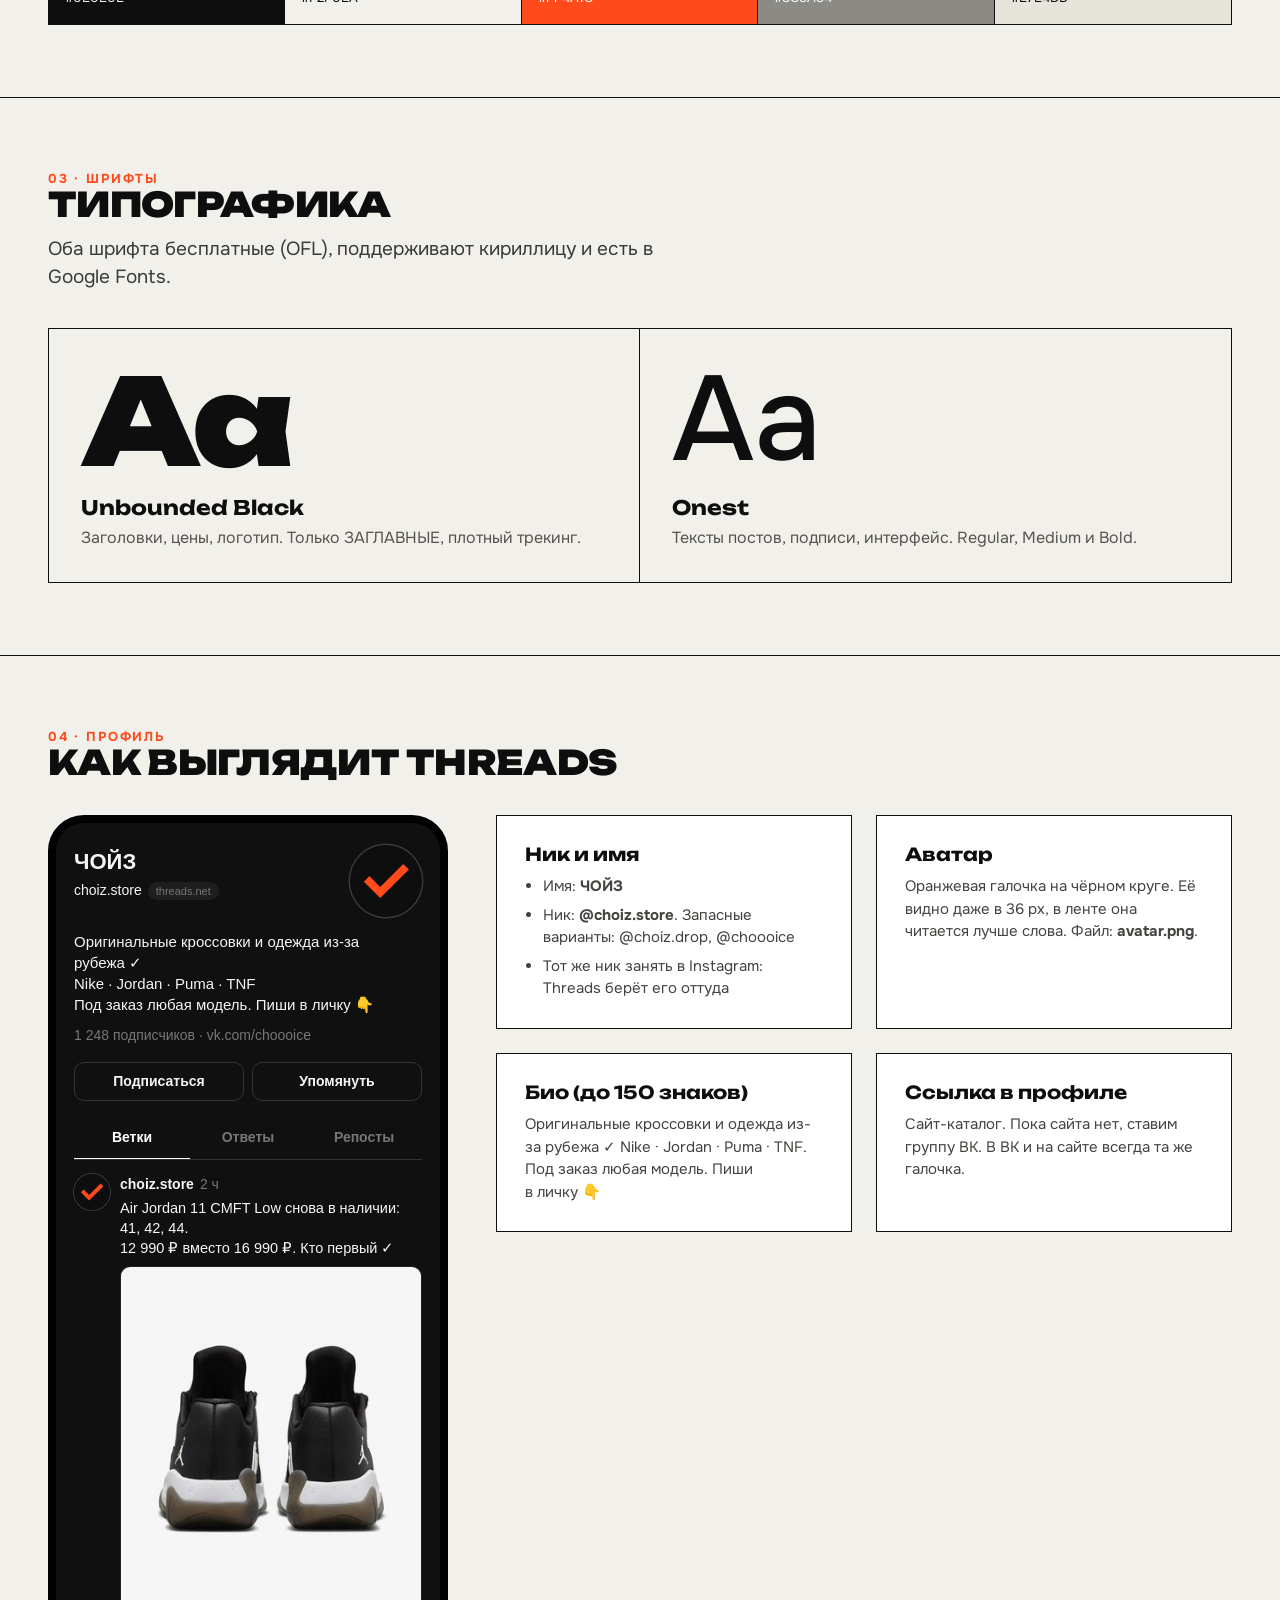
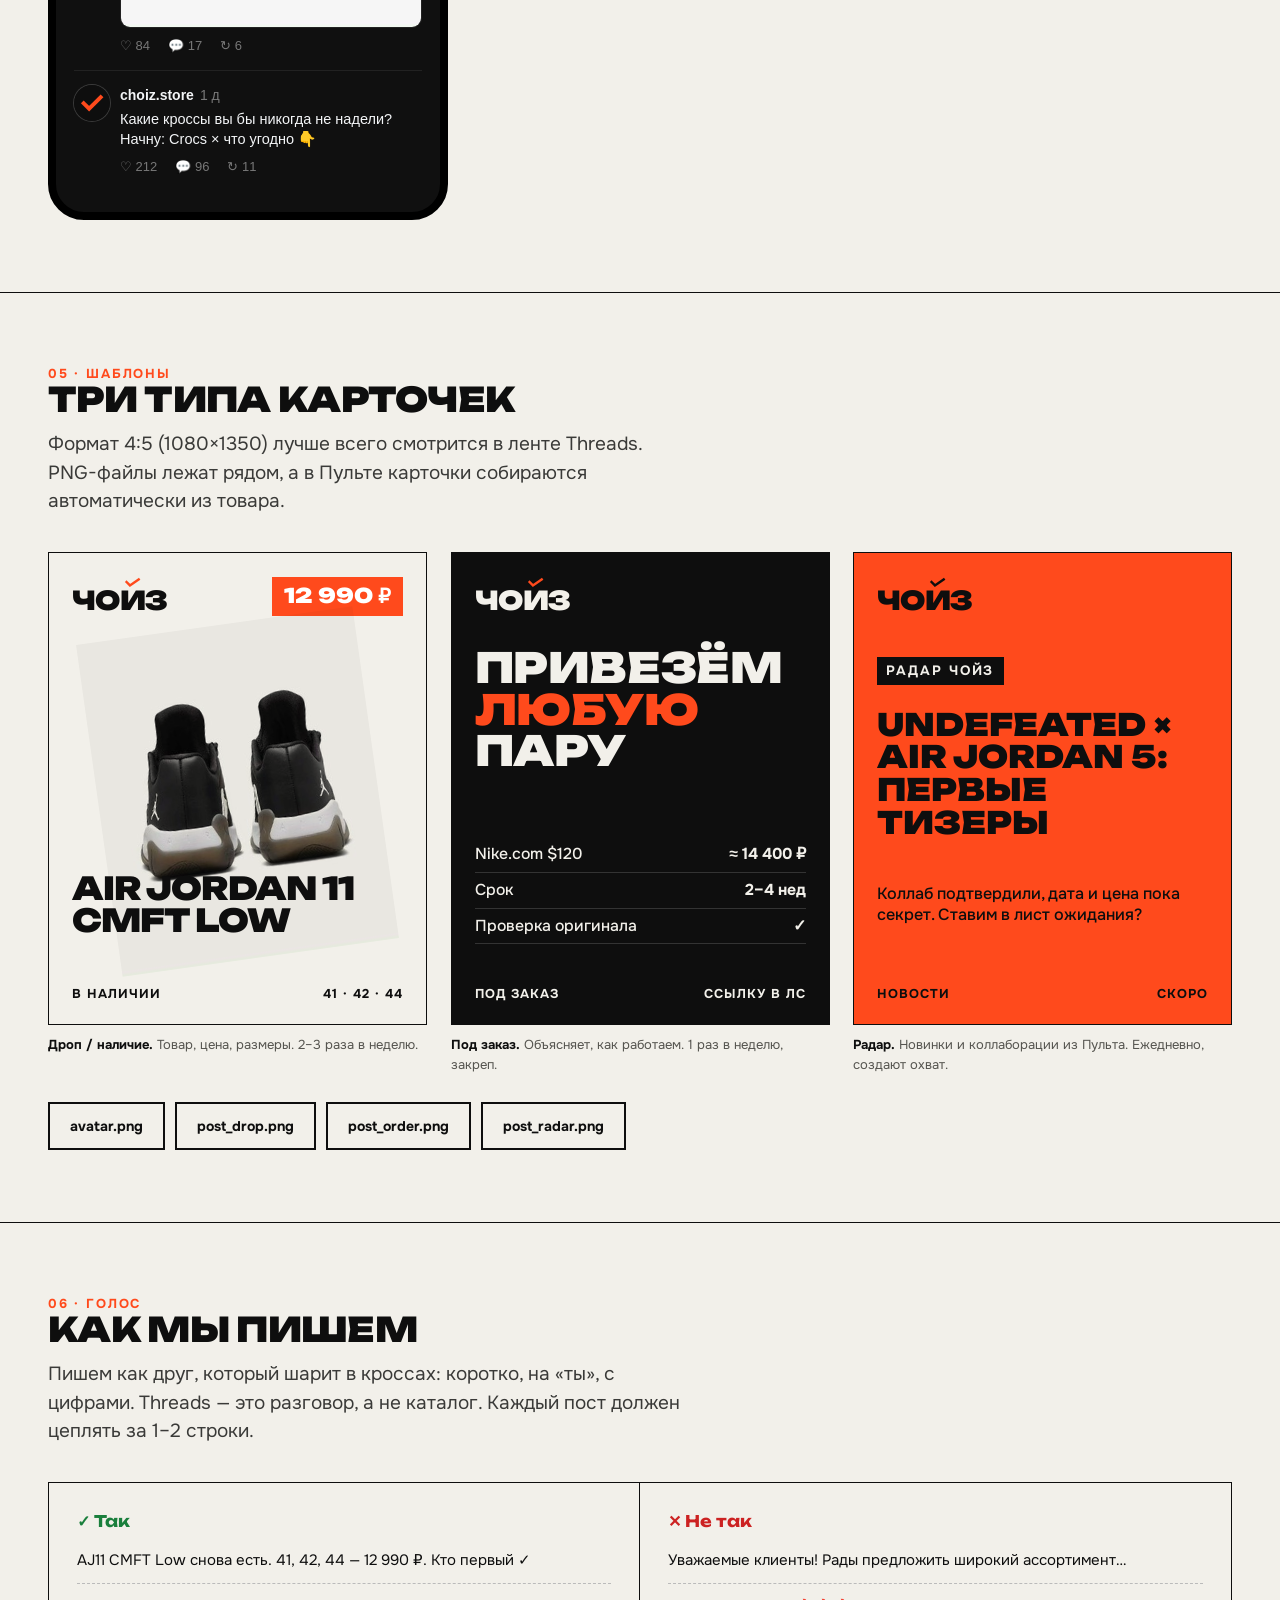
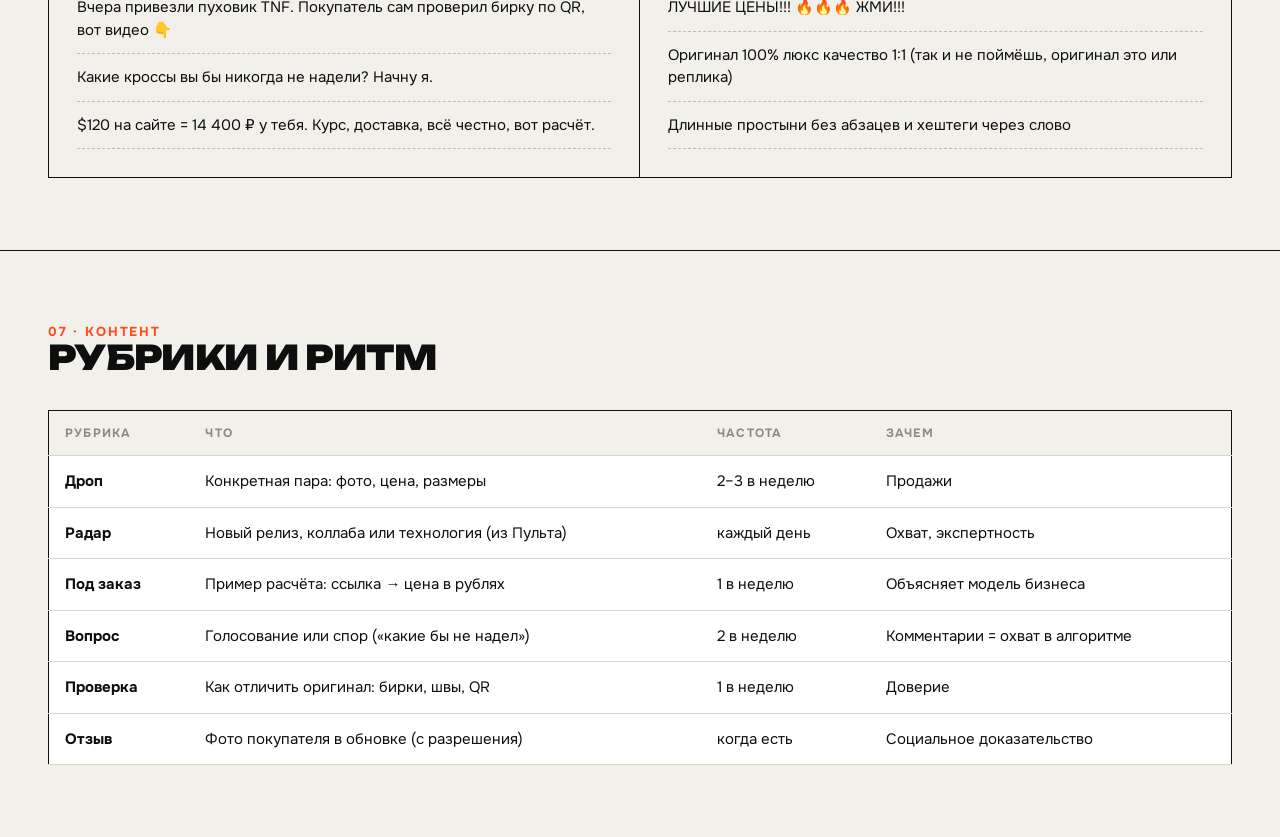
<file: brand/index.html>
<!doctype html>
<html lang="ru">
<head>
<meta charset="utf-8"><meta name="viewport" content="width=device-width,initial-scale=1">
<title>ЧОЙЗ — брендбук для Threads</title>
<link rel="icon" href="favicon.svg" type="image/svg+xml">
<link rel="stylesheet" href="brand.css">
<script src="logo.js"></script>
<style>
*{box-sizing:border-box;margin:0;padding:0}
body{background:var(--paper);color:var(--ink);font-family:var(--body);line-height:1.5;-webkit-font-smoothing:antialiased}
.wrap{max-width:1240px;margin:0 auto;padding:0 28px}
h1{font:900 clamp(48px,8vw,120px)/1 var(--head);letter-spacing:-.01em;text-transform:uppercase}
h2{font:900 34px/1 var(--head);letter-spacing:-.02em;text-transform:uppercase;margin-bottom:8px}
.num{font:700 13px var(--body);letter-spacing:.14em;color:var(--sig);text-transform:uppercase}
section{padding:72px 0;border-bottom:1px solid var(--ink)}
.lead{font-size:19px;max-width:640px;color:#3a3a38;margin-top:14px}
.top{padding:40px 0 72px;border-bottom:1px solid var(--ink)}
.top .bar{display:flex;justify-content:space-between;align-items:center;margin-bottom:80px;font-size:14px;color:var(--grey)}
.g2{display:grid;grid-template-columns:1fr 1fr;gap:24px;margin-top:36px}
.g3{display:grid;grid-template-columns:repeat(3,1fr);gap:24px;margin-top:36px}
.box{border:1px solid var(--ink);padding:28px;background:var(--card)}
.box h3{font:700 18px/1.2 var(--head);margin-bottom:10px}
.box p,.box li{color:#44433f;font-size:15px}
.box ul{padding-left:18px;display:grid;gap:6px}
/* логотипы */
.logos{display:grid;grid-template-columns:2fr 1fr 1fr;gap:0;border:1px solid var(--ink);margin-top:36px}
.logos>div{display:grid;place-items:center;min-height:260px;border-right:1px solid var(--ink);position:relative}
.logos>div:last-child{border-right:0}
.logos small{position:absolute;left:16px;bottom:12px;font-size:12px;color:var(--grey)}
.dark{background:var(--ink);color:var(--paper)}
.sigbg{background:var(--sig);color:var(--ink)}
.mark{width:120px;height:120px;border-radius:50%;background:var(--ink);display:grid;place-items:center}
/* палитра */
.pal{display:grid;grid-template-columns:repeat(5,1fr);border:1px solid var(--ink);margin-top:36px}
.pal div{height:200px;padding:16px;display:flex;flex-direction:column;justify-content:flex-end;border-right:1px solid var(--ink);font-size:13px}
.pal div:last-child{border-right:0}
.pal b{font:700 16px var(--head);display:block}
/* типографика */
.type{display:grid;grid-template-columns:1fr 1fr;border:1px solid var(--ink);margin-top:36px}
.type>div{padding:32px}
.type>div:first-child{border-right:1px solid var(--ink)}
.aa{font:900 120px/1 var(--head);letter-spacing:-.04em}
.aa2{font:500 120px/1 var(--body)}
/* профиль threads */
.th{display:grid;grid-template-columns:400px 1fr;gap:48px;margin-top:36px;align-items:start}
.phone{background:#101010;color:#f3f5f7;border-radius:36px;padding:22px 18px;border:8px solid #000;font-family:-apple-system,'Segoe UI',Roboto,sans-serif;font-size:15px}
.phone .ph-top{display:flex;justify-content:space-between;align-items:flex-start}
.phone .nm{font-size:22px;font-weight:700}
.phone .hn{font-size:14px;color:#f3f5f7;margin-top:2px}
.phone .hn span{background:#1e1e1e;color:#777;font-size:11px;padding:3px 8px;border-radius:20px;margin-left:6px}
.ava{width:72px;height:72px;border-radius:50%;overflow:hidden;flex:none;box-shadow:0 0 0 1.5px #3a3a3a}
.phone .bio{margin:14px 0 10px;white-space:pre-line;line-height:1.4}
.phone .fl{color:#777;font-size:14px}
.phone .btns{display:grid;grid-template-columns:1fr 1fr;gap:8px;margin:16px 0}
.phone .btns div{border:1px solid #333;border-radius:10px;text-align:center;padding:8px;font-weight:600;font-size:14px}
.phone .tabs{display:flex;border-bottom:1px solid #333;font-weight:600;font-size:14px}
.phone .tabs div{flex:1;text-align:center;padding:10px;color:#777}
.phone .tabs div:first-child{color:#fff;border-bottom:1px solid #fff}
.post{display:grid;grid-template-columns:36px 1fr;gap:10px;padding:14px 0;border-bottom:1px solid #222}
.post .a{width:36px;height:36px;border-radius:50%;overflow:hidden;box-shadow:0 0 0 1px #3a3a3a}
.post .u{font-weight:600;font-size:14px}.post .u span{color:#777;font-weight:400;margin-left:6px}
.post .tx{margin:3px 0 8px;line-height:1.38;font-size:14.5px}
.post .im{border-radius:10px;overflow:hidden;border:1px solid #222}
.post .ic{color:#777;font-size:13px;margin-top:8px;display:flex;gap:18px}
/* карточки постов */
.cards{display:grid;grid-template-columns:repeat(3,1fr);gap:24px;margin-top:36px}
.cardwrap small{display:block;margin-top:10px;font-size:13px;color:#55544f}
.cardwrap small b{color:var(--ink)}
.c{aspect-ratio:4/5;position:relative;overflow:hidden;border:1px solid var(--ink);container-type:inline-size}
.c .lg{position:absolute;left:6%;top:5.5%}
.c .ft{position:absolute;left:6%;right:6%;bottom:5%;display:flex;justify-content:space-between;align-items:flex-end;font:700 3.4cqw/1 var(--body);letter-spacing:.08em;text-transform:uppercase}
/* шаблон 1: дроп */
.c1{background:var(--paper)}
.c1 img{position:absolute;width:74%;left:13%;top:15%;transform:rotate(-8deg);mix-blend-mode:multiply}
.c1 .h{position:absolute;left:6%;right:6%;top:68%;font:900 8.4cqw/1 var(--head);text-transform:uppercase;letter-spacing:-.03em}
.c1 .pr{position:absolute;right:6%;top:5%;background:var(--sig);color:#fff;font:900 5.4cqw/1 var(--head);padding:2.6cqw 3.2cqw}
/* шаблон 2: под заказ */
.c2{background:var(--ink);color:var(--paper)}
.c2 .h{position:absolute;left:6%;right:6%;top:20%;font:900 11cqw/1 var(--head);text-transform:uppercase;letter-spacing:-.01em}
.c2 .h em{font-style:normal;color:var(--sig)}
.c2 .l{position:absolute;left:6%;right:6%;top:62%;display:grid;gap:2.2cqw;font:500 4.2cqw/1.2 var(--body)}
.c2 .l div{display:flex;justify-content:space-between;border-bottom:1px solid #333;padding-bottom:2cqw}
/* шаблон 3: радар/новость */
.c3{background:var(--sig);color:var(--ink)}
.c3 .k{position:absolute;left:6%;top:22%;font:700 3.6cqw/1 var(--body);letter-spacing:.14em;text-transform:uppercase;background:var(--ink);color:var(--paper);padding:2cqw 2.6cqw}
.c3 .h{position:absolute;left:6%;right:6%;top:33%;font:900 8.2cqw/1.06 var(--head);text-transform:uppercase;letter-spacing:0}
.c3 .s{position:absolute;left:6%;right:6%;top:70%;font:500 4.3cqw/1.3 var(--body)}
.voice{display:grid;grid-template-columns:1fr 1fr;border:1px solid var(--ink);margin-top:36px}
.voice>div{padding:28px}
.voice>div:first-child{border-right:1px solid var(--ink)}
.voice p{padding:12px 0;border-bottom:1px dashed #bbb;font-size:15px}
.voice h3{font:700 16px var(--head);margin-bottom:6px}
.yes h3{color:#1a7f3c}.no h3{color:#c22}
table{width:100%;border-collapse:collapse;margin-top:36px;background:var(--card);border:1px solid var(--ink)}
td,th{padding:14px 16px;border-bottom:1px solid var(--line);text-align:left;vertical-align:top;font-size:15px}
th{font:700 12px var(--body);letter-spacing:.1em;text-transform:uppercase;color:var(--grey);background:var(--paper)}
td:first-child{font-weight:700;white-space:nowrap}
.dl{display:flex;flex-wrap:wrap;gap:10px;margin-top:28px}
.dl a{display:inline-flex;align-items:center;height:48px;padding:0 20px;border:2px solid var(--ink);text-decoration:none;color:var(--ink);font-weight:700;font-size:14px}
.dl a:hover{background:var(--ink);color:var(--paper)}
@media(max-width:900px){.g2,.g3,.cards,.type,.voice,.th,.logos{grid-template-columns:1fr}.pal{grid-template-columns:1fr 1fr}.logos>div{border-right:0;border-bottom:1px solid var(--ink)}.type>div:first-child,.voice>div:first-child{border-right:0;border-bottom:1px solid var(--ink)}.aa,.aa2{font-size:80px}}
</style>
</head>
<body>
<div class="top"><div class="wrap">
  <div class="bar"><span id="lg0"></span><span>Брендбук · Threads · v1 · 2026</span></div>
  <div class="num">Бренд</div>
  <h1>Ты выбираешь.<br>Мы везём.</h1>
  <p class="lead">ЧОЙЗ (от англ. choice, «выбор») привозит оригинальные кроссовки и одежду из-за рубежа. Название и логотип строятся на одной идее: «Й» в слове — это выбор ✓. Мы не продаём «что есть». Мы привозим то, что выбрал ты.</p>
</div></div>

<section><div class="wrap">
  <div class="num">01 · Логотип</div><h2>Галочка вместо кратки</h2>
  <p class="lead">Кратку над «Й» заменяет оранжевая галочка выбора. Логотип набран шрифтом Unbounded Black. Галочка всегда сигнального цвета, буквы — чёрные или светлые.</p>
  <div class="logos">
    <div><span id="lg1"></span><small>Основной</small></div>
    <div class="dark"><span id="lg2"></span><small style="color:#888">На тёмном</small></div>
    <div><div class="mark"><svg viewBox="0 0 24 24" width="64"><path d="M4 12 l5 5 l11 -11" fill="none" stroke="#FF4A1C" stroke-width="3.4" stroke-linecap="square"/></svg></div><small>Аватар / знак</small></div>
  </div>
</div></section>

<section><div class="wrap">
  <div class="num">02 · Цвет</div><h2>Палитра</h2>
  <p class="lead">Чёрный и тёплая «бумага» — база, как коробка от кроссовок. Оранжевый «Сигнал» используется точечно: цена, скидка, галочка, главная кнопка. Не больше 10% площади.</p>
  <div class="pal">
    <div style="background:#0E0E0E;color:#F2F0EA"><b>Ink</b>#0E0E0E</div>
    <div style="background:#F2F0EA"><b>Paper</b>#F2F0EA</div>
    <div style="background:#FF4A1C;color:#fff"><b>Сигнал</b>#FF4A1C</div>
    <div style="background:#8C8A84;color:#fff"><b>Grey</b>#8C8A84</div>
    <div style="background:#E7E4DB"><b>Box</b>#E7E4DB</div>
  </div>
</div></section>

<section><div class="wrap">
  <div class="num">03 · Шрифты</div><h2>Типографика</h2>
  <p class="lead">Оба шрифта бесплатные (OFL), поддерживают кириллицу и есть в Google Fonts.</p>
  <div class="type">
    <div><div class="aa">Аа</div><h3 style="font:700 20px var(--head);margin:14px 0 6px">Unbounded Black</h3><p style="color:#55544f">Заголовки, цены, логотип. Только ЗАГЛАВНЫЕ, плотный трекинг.</p></div>
    <div><div class="aa2">Аа</div><h3 style="font:700 20px var(--head);margin:14px 0 6px">Onest</h3><p style="color:#55544f">Тексты постов, подписи, интерфейс. Regular, Medium и Bold.</p></div>
  </div>
</div></section>

<section><div class="wrap">
  <div class="num">04 · Профиль</div><h2>Как выглядит Threads</h2>
  <div class="th">
    <div class="phone">
      <div class="ph-top"><div><div class="nm">ЧОЙЗ</div><div class="hn">choiz.store<span>threads.net</span></div></div><div class="ava" id="ava1"></div></div>
      <div class="bio">Оригинальные кроссовки и одежда из-за рубежа&nbsp;✓
Nike · Jordan · Puma · TNF
Под заказ любая модель. Пиши в&nbsp;личку&nbsp;👇</div>
      <div class="fl">1 248 подписчиков · vk.com/choooice</div>
      <div class="btns"><div>Подписаться</div><div>Упомянуть</div></div>
      <div class="tabs"><div>Ветки</div><div>Ответы</div><div>Репосты</div></div>
      <div class="post"><div class="a" id="ava2"></div><div><div class="u">choiz.store<span>2 ч</span></div>
        <div class="tx">Air Jordan 11 CMFT Low снова в наличии: 41, 42, 44.<br>12 990 ₽ вместо 16 990 ₽. Кто первый ✓</div>
        <div class="im"><img src="img/p01.jpg" style="width:100%;display:block;background:#fff" alt=""></div>
        <div class="ic"><span>♡ 84</span><span>💬 17</span><span>↻ 6</span></div></div></div>
      <div class="post" style="border:0"><div class="a" id="ava3"></div><div><div class="u">choiz.store<span>1 д</span></div>
        <div class="tx">Какие кроссы вы бы никогда не надели? Начну: Crocs × что угодно 👇</div>
        <div class="ic"><span>♡ 212</span><span>💬 96</span><span>↻ 11</span></div></div></div>
    </div>
    <div class="g2" style="margin-top:0">
      <div class="box"><h3>Ник и имя</h3><ul><li>Имя: <b>ЧОЙЗ</b></li><li>Ник: <b>@choiz.store</b>. Запасные варианты: @choiz.drop, @choooice</li><li>Тот же ник занять в Instagram: Threads берёт его оттуда</li></ul></div>
      <div class="box"><h3>Аватар</h3><p>Оранжевая галочка на чёрном круге. Её видно даже в 36 px, в ленте она читается лучше слова. Файл: <b>avatar.png</b>.</p></div>
      <div class="box"><h3>Био (до 150 знаков)</h3><p>Оригинальные кроссовки и одежда из-за рубежа ✓ Nike · Jordan · Puma · TNF. Под заказ любая модель. Пиши в&nbsp;личку&nbsp;👇</p></div>
      <div class="box"><h3>Ссылка в профиле</h3><p>Сайт-каталог. Пока сайта нет, ставим группу ВК. В ВК и на сайте всегда та же галочка.</p></div>
    </div>
  </div>
</div></section>

<section><div class="wrap">
  <div class="num">05 · Шаблоны</div><h2>Три типа карточек</h2>
  <p class="lead">Формат 4:5 (1080×1350) лучше всего смотрится в ленте Threads. PNG-файлы лежат рядом, а в Пульте карточки собираются автоматически из товара.</p>
  <div class="cards">
    <div class="cardwrap"><div class="c c1"><span class="lg" id="lg3"></span><div class="pr">12 990 ₽</div><img src="img/p01.jpg" alt=""><div class="h">Air Jordan 11<br>CMFT Low</div><div class="ft"><span>В наличии</span><span>41 · 42 · 44</span></div></div>
      <small><b>Дроп / наличие.</b> Товар, цена, размеры. 2–3 раза в неделю.</small></div>
    <div class="cardwrap"><div class="c c2"><span class="lg" id="lg4"></span><div class="h">Привезём<br><em>любую</em><br>пару</div><div class="l"><div><span>Nike.com $120</span><b>≈ 14 400 ₽</b></div><div><span>Срок</span><b>2–4 нед</b></div><div><span>Проверка оригинала</span><b>✓</b></div></div><div class="ft"><span>Под заказ</span><span>Ссылку в лс</span></div></div>
      <small><b>Под заказ.</b> Объясняет, как работаем. 1 раз в неделю, закреп.</small></div>
    <div class="cardwrap"><div class="c c3"><span class="lg" id="lg5"></span><div class="k">Радар ЧОЙЗ</div><div class="h">Undefeated × Air Jordan 5: первые тизеры</div><div class="s">Коллаб подтвердили, дата и цена пока секрет. Ставим в лист ожидания?</div><div class="ft"><span>Новости</span><span>Скоро</span></div></div>
      <small><b>Радар.</b> Новинки и коллаборации из Пульта. Ежедневно, создают охват.</small></div>
  </div>
  <div class="dl"><a href="avatar.png" download>avatar.png</a><a href="post_drop.png" download>post_drop.png</a><a href="post_order.png" download>post_order.png</a><a href="post_radar.png" download>post_radar.png</a></div>
</div></section>

<section><div class="wrap">
  <div class="num">06 · Голос</div><h2>Как мы пишем</h2>
  <p class="lead">Пишем как друг, который шарит в кроссах: коротко, на «ты», с цифрами. Threads — это разговор, а не каталог. Каждый пост должен цеплять за 1–2 строки.</p>
  <div class="voice">
    <div class="yes"><h3>✓ Так</h3><p>AJ11 CMFT Low снова есть. 41, 42, 44 — 12 990 ₽. Кто первый ✓</p><p>Вчера привезли пуховик TNF. Покупатель сам проверил бирку по QR, вот видео 👇</p><p>Какие кроссы вы бы никогда не надели? Начну я.</p><p>$120 на сайте = 14 400 ₽ у тебя. Курс, доставка, всё честно, вот расчёт.</p></div>
    <div class="no"><h3>✕ Не так</h3><p>Уважаемые клиенты! Рады предложить широкий ассортимент…</p><p>ЛУЧШИЕ ЦЕНЫ!!! 🔥🔥🔥 ЖМИ!!!</p><p>Оригинал 100% люкс качество 1:1 (так и не поймёшь, оригинал это или реплика)</p><p>Длинные простыни без абзацев и хештеги через слово</p></div>
  </div>
</div></section>

<section style="border:0"><div class="wrap">
  <div class="num">07 · Контент</div><h2>Рубрики и ритм</h2>
  <table>
    <tr><th>Рубрика</th><th>Что</th><th>Частота</th><th>Зачем</th></tr>
    <tr><td>Дроп</td><td>Конкретная пара: фото, цена, размеры</td><td>2–3 в неделю</td><td>Продажи</td></tr>
    <tr><td>Радар</td><td>Новый релиз, коллаба или технология (из Пульта)</td><td>каждый день</td><td>Охват, экспертность</td></tr>
    <tr><td>Под заказ</td><td>Пример расчёта: ссылка → цена в рублях</td><td>1 в неделю</td><td>Объясняет модель бизнеса</td></tr>
    <tr><td>Вопрос</td><td>Голосование или спор («какие бы не надел»)</td><td>2 в неделю</td><td>Комментарии = охват в алгоритме</td></tr>
    <tr><td>Проверка</td><td>Как отличить оригинал: бирки, швы, QR</td><td>1 в неделю</td><td>Доверие</td></tr>
    <tr><td>Отзыв</td><td>Фото покупателя в обновке (с разрешения)</td><td>когда есть</td><td>Социальное доказательство</td></tr>
  </table>
</div></section>

<script>
for (const [id, o] of [['lg0', {size:18}], ['lg1', {size:84}], ['lg2', {size:52, ink:'#F2F0EA'}], ['lg3', {size:26}], ['lg4', {size:26, ink:'#F2F0EA'}], ['lg5', {size:26}]]) document.getElementById(id).innerHTML = choizLogo(o);
document.getElementById('lg5').querySelector('path').setAttribute('stroke', '#0E0E0E');
const av = '<svg viewBox="0 0 100 100" width="100%" height="100%"><circle cx="50" cy="50" r="50" fill="#0E0E0E"/><path d="M27 51 l15 15 l32 -32" fill="none" stroke="#FF4A1C" stroke-width="11" stroke-linecap="square"/></svg>';
['ava1', 'ava2', 'ava3'].forEach(i => document.getElementById(i).innerHTML = av);
</script>
</body>
</html>
</file>
<file: brand.css>
/* ЧОЙЗ — общие токены бренда */
@font-face{font-family:Unbounded;font-weight:400;src:url(fonts/unbounded-cyrillic-400.woff2) format('woff2');unicode-range:U+0301,U+0400-045F,U+0490-0491,U+04B0-04B1,U+2116}
@font-face{font-family:Unbounded;font-weight:400;src:url(fonts/unbounded-latin-400.woff2) format('woff2');unicode-range:U+0000-00FF,U+2000-206F,U+20AC,U+2122,U+2212,U+2190-21FF}
@font-face{font-family:Unbounded;font-weight:700;src:url(fonts/unbounded-cyrillic-700.woff2) format('woff2');unicode-range:U+0301,U+0400-045F,U+0490-0491,U+04B0-04B1,U+2116}
@font-face{font-family:Unbounded;font-weight:700;src:url(fonts/unbounded-latin-700.woff2) format('woff2');unicode-range:U+0000-00FF,U+2000-206F,U+20AC,U+2122,U+2212,U+2190-21FF}
@font-face{font-family:Unbounded;font-weight:900;src:url(fonts/unbounded-cyrillic-900.woff2) format('woff2');unicode-range:U+0301,U+0400-045F,U+0490-0491,U+04B0-04B1,U+2116}
@font-face{font-family:Unbounded;font-weight:900;src:url(fonts/unbounded-latin-900.woff2) format('woff2');unicode-range:U+0000-00FF,U+2000-206F,U+20AC,U+2122,U+2212,U+2190-21FF}
@font-face{font-family:Onest;font-weight:400;src:url(fonts/onest-cyrillic-400.woff2) format('woff2');unicode-range:U+0301,U+0400-045F,U+0490-0491,U+04B0-04B1,U+2116}
@font-face{font-family:Onest;font-weight:400;src:url(fonts/onest-latin-400.woff2) format('woff2');unicode-range:U+0000-00FF,U+2000-206F,U+20AC,U+20BD,U+2122,U+2212,U+2190-21FF}
@font-face{font-family:Onest;font-weight:500;src:url(fonts/onest-cyrillic-500.woff2) format('woff2');unicode-range:U+0301,U+0400-045F,U+0490-0491,U+04B0-04B1,U+2116}
@font-face{font-family:Onest;font-weight:500;src:url(fonts/onest-latin-500.woff2) format('woff2');unicode-range:U+0000-00FF,U+2000-206F,U+20AC,U+20BD,U+2122,U+2212,U+2190-21FF}
@font-face{font-family:Onest;font-weight:700;src:url(fonts/onest-cyrillic-700.woff2) format('woff2');unicode-range:U+0301,U+0400-045F,U+0490-0491,U+04B0-04B1,U+2116}
@font-face{font-family:Onest;font-weight:700;src:url(fonts/onest-latin-700.woff2) format('woff2');unicode-range:U+0000-00FF,U+2000-206F,U+20AC,U+20BD,U+2122,U+2212,U+2190-21FF}
:root{
  --ink:#0E0E0E; --paper:#F2F0EA; --sig:#FF4A1C; --grey:#8C8A84; --line:#D9D6CD; --card:#FFFFFF; --ink2:#1C1C1C;
  --head:Unbounded,'Arial Black',sans-serif; --body:Onest,Arial,sans-serif;
}
</file>
<file: brand/brand.css>
/* ЧОЙЗ — общие токены бренда */
@font-face{font-family:Unbounded;font-weight:400;src:url(fonts/unbounded-cyrillic-400.woff2) format('woff2');unicode-range:U+0301,U+0400-045F,U+0490-0491,U+04B0-04B1,U+2116}
@font-face{font-family:Unbounded;font-weight:400;src:url(fonts/unbounded-latin-400.woff2) format('woff2');unicode-range:U+0000-00FF,U+2000-206F,U+20AC,U+2122,U+2212,U+2190-21FF}
@font-face{font-family:Unbounded;font-weight:700;src:url(fonts/unbounded-cyrillic-700.woff2) format('woff2');unicode-range:U+0301,U+0400-045F,U+0490-0491,U+04B0-04B1,U+2116}
@font-face{font-family:Unbounded;font-weight:700;src:url(fonts/unbounded-latin-700.woff2) format('woff2');unicode-range:U+0000-00FF,U+2000-206F,U+20AC,U+2122,U+2212,U+2190-21FF}
@font-face{font-family:Unbounded;font-weight:900;src:url(fonts/unbounded-cyrillic-900.woff2) format('woff2');unicode-range:U+0301,U+0400-045F,U+0490-0491,U+04B0-04B1,U+2116}
@font-face{font-family:Unbounded;font-weight:900;src:url(fonts/unbounded-latin-900.woff2) format('woff2');unicode-range:U+0000-00FF,U+2000-206F,U+20AC,U+2122,U+2212,U+2190-21FF}
@font-face{font-family:Onest;font-weight:400;src:url(fonts/onest-cyrillic-400.woff2) format('woff2');unicode-range:U+0301,U+0400-045F,U+0490-0491,U+04B0-04B1,U+2116}
@font-face{font-family:Onest;font-weight:400;src:url(fonts/onest-latin-400.woff2) format('woff2');unicode-range:U+0000-00FF,U+2000-206F,U+20AC,U+20BD,U+2122,U+2212,U+2190-21FF}
@font-face{font-family:Onest;font-weight:500;src:url(fonts/onest-cyrillic-500.woff2) format('woff2');unicode-range:U+0301,U+0400-045F,U+0490-0491,U+04B0-04B1,U+2116}
@font-face{font-family:Onest;font-weight:500;src:url(fonts/onest-latin-500.woff2) format('woff2');unicode-range:U+0000-00FF,U+2000-206F,U+20AC,U+20BD,U+2122,U+2212,U+2190-21FF}
@font-face{font-family:Onest;font-weight:700;src:url(fonts/onest-cyrillic-700.woff2) format('woff2');unicode-range:U+0301,U+0400-045F,U+0490-0491,U+04B0-04B1,U+2116}
@font-face{font-family:Onest;font-weight:700;src:url(fonts/onest-latin-700.woff2) format('woff2');unicode-range:U+0000-00FF,U+2000-206F,U+20AC,U+20BD,U+2122,U+2212,U+2190-21FF}
:root{
  --ink:#0E0E0E; --paper:#F2F0EA; --sig:#FF4A1C; --grey:#8C8A84; --line:#D9D6CD; --card:#FFFFFF; --ink2:#1C1C1C;
  --head:Unbounded,'Arial Black',sans-serif; --body:Onest,Arial,sans-serif;
}
</file>
